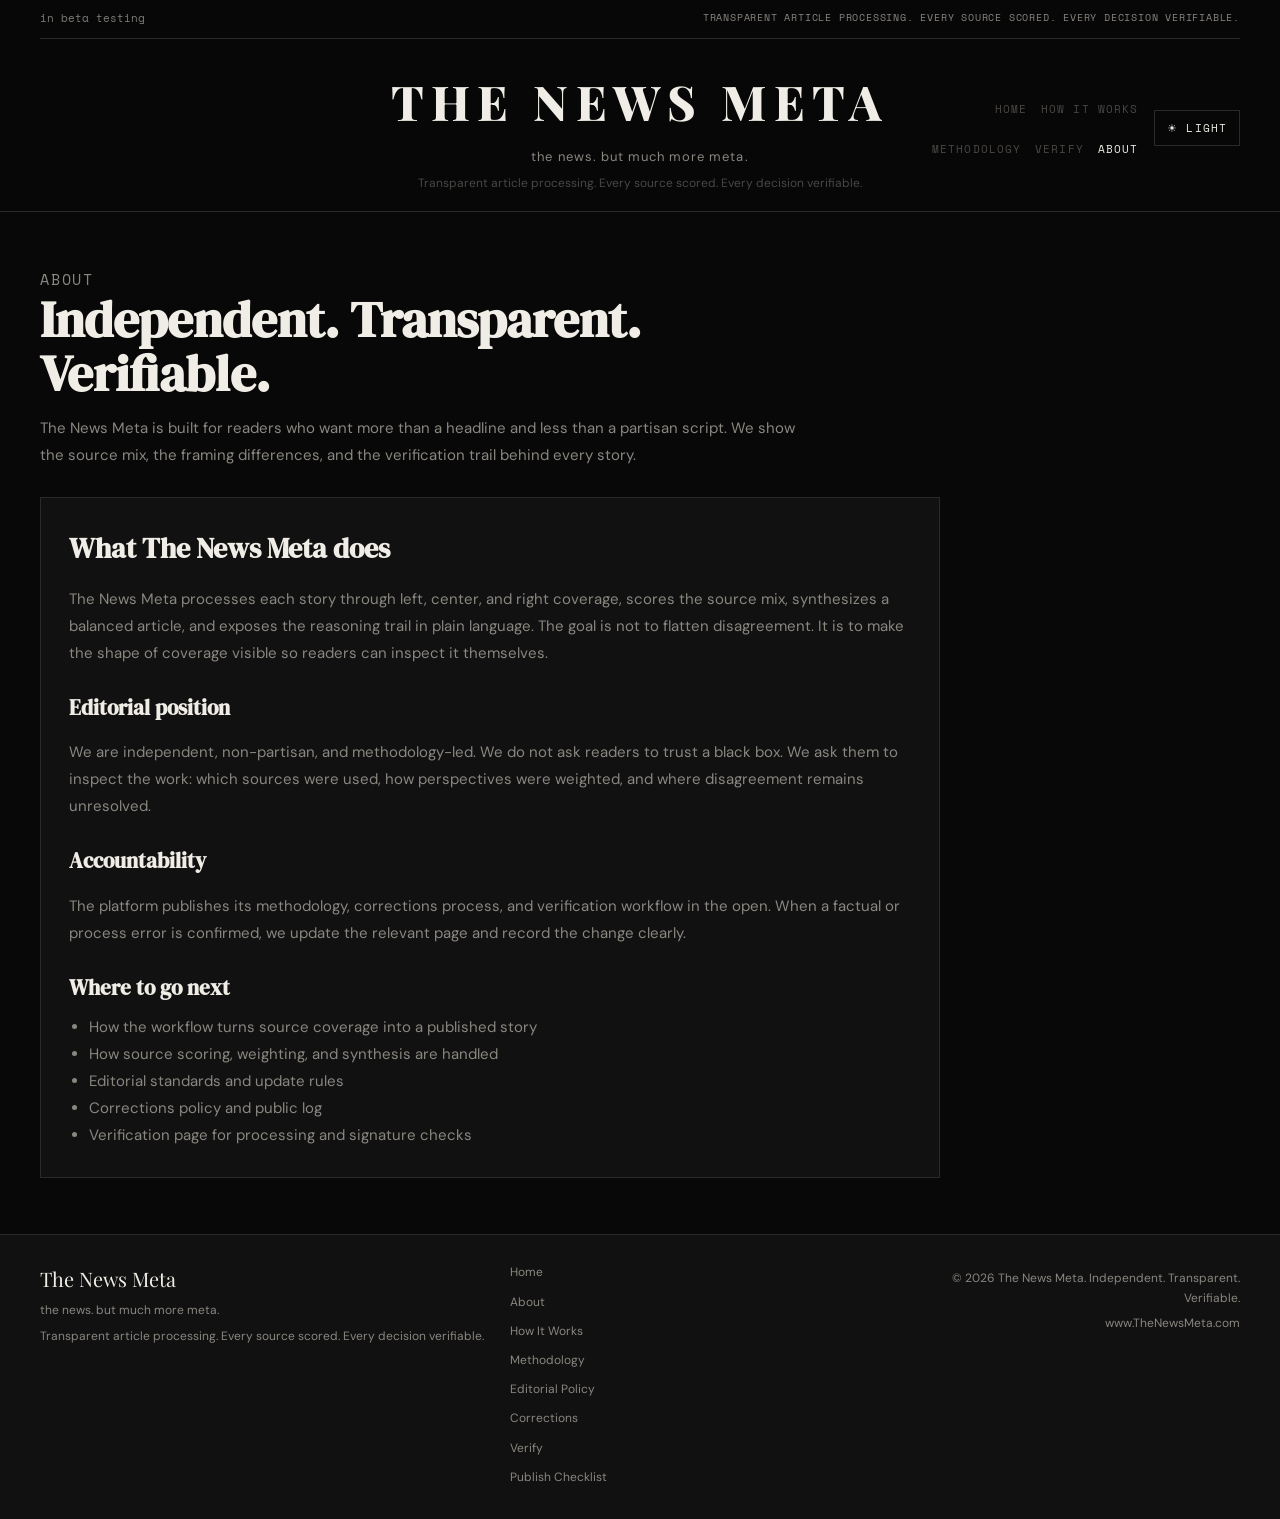
<file: about.html>
<!DOCTYPE html>
<html lang="en" data-theme="dark">
<head>
  <meta charset="UTF-8">
  <meta name="viewport" content="width=device-width, initial-scale=1.0">
  <title>About The News Meta — Independent. Transparent. Verifiable.</title>
  <meta name="description" content="About The News Meta: an independent news platform that scores left, center, and right coverage, synthesizes balanced reporting, and publishes transparent processing files readers can verify.">
  <meta name="keywords" content="unbiased news 2026, non partisan news, independent news, AI processed news, centrist news, left right center news comparison, news transparency, verified news sources, news bias checker, future of news, crypto verified news, open methodology news, news scoring system, non mainstream media, news analysis, source comparison news, balanced news, news verification, agent processed news, meta news">
  <meta name="robots" content="index, follow">
  <meta name="author" content="The News Meta">
  <meta name="theme-color" content="#0a0a0a">
  <meta name="color-scheme" content="dark light">
  <link rel="canonical" href="https://www.thenewsmeta.com/about">
  <meta property="og:type" content="website">
  <meta property="og:url" content="https://www.thenewsmeta.com/about">
  <meta property="og:title" content="About The News Meta — Independent. Transparent. Verifiable.">
  <meta property="og:description" content="Learn how The News Meta approaches source scoring, accountability, and verifiable publishing.">
  <meta property="og:image" content="https://www.thenewsmeta.com/og-image.jpg">
  <meta property="og:site_name" content="The News Meta">
  <meta property="og:locale" content="en_GB">
  <meta name="twitter:card" content="summary_large_image">
  <meta name="twitter:site" content="@thenewsmeta">
  <meta name="twitter:title" content="About The News Meta">
  <meta name="twitter:description" content="the news. but much more meta. Transparent. Scored. Verifiable.">
  <meta name="twitter:image" content="https://www.thenewsmeta.com/og-image.jpg">
  <link rel="preconnect" href="https://fonts.googleapis.com">
  <link rel="preconnect" href="https://fonts.gstatic.com" crossorigin>
  <link rel="stylesheet" href="https://fonts.googleapis.com/css2?family=Playfair+Display:wght@700;800;900&family=DM+Serif+Display:opsz@40..64&family=DM+Sans:wght@400;500;700&family=Space+Mono:wght@400;700&display=swap">
  <link rel="stylesheet" href="style.css">
</head>
<body class="content-page">
  <a href="#main-content" class="skip-link">Skip to content</a>
  <header class="header" id="siteHeader" role="banner">
    <div class="top-strip">
      <span class="beta-flag" aria-label="beta testing">in beta testing</span>
      <span class="top-strip-copy">Transparent article processing. Every source scored. Every decision verifiable.</span>
    </div>
    <div class="masthead">
      <div class="masthead-side masthead-left"></div>
      <div class="brand-lockup">
        <a href="index.html" class="wordmark" aria-label="The News Meta home">THE NEWS META</a>
        <p class="brand-tagline">the news. but much more meta.</p>
        <p class="brand-subtagline">Transparent article processing. Every source scored. Every decision verifiable.</p>
      </div>
      <div class="masthead-side masthead-right">
        <nav aria-label="Primary">
          <ul class="nav">
            <li><a href="index.html">Home</a></li>
            <li><a href="how-it-works.html">How It Works</a></li>
            <li><a href="methodology.html">Methodology</a></li>
            <li><a href="verify.html">Verify</a></li>
            <li><a href="about.html" class="active" aria-current="page">About</a></li>
          </ul>
        </nav>
        <button class="theme-toggle" id="themeToggle" aria-label="Toggle theme" type="button">☀ Light</button>
      </div>
    </div>
  </header>

  <main class="main" id="main-content">
    <section class="page-hero">
      <p class="page-kicker">About</p>
      <h1>Independent. Transparent. Verifiable.</h1>
      <p>The News Meta is built for readers who want more than a headline and less than a partisan script. We show the source mix, the framing differences, and the verification trail behind every story.</p>
    </section>

    <section class="content-shell">
      <article class="content-panel">
        <h2>What The News Meta does</h2>
        <p>The News Meta processes each story through left, center, and right coverage, scores the source mix, synthesizes a balanced article, and exposes the reasoning trail in plain language. The goal is not to flatten disagreement. It is to make the shape of coverage visible so readers can inspect it themselves.</p>

        <h3>Editorial position</h3>
        <p>We are independent, non-partisan, and methodology-led. We do not ask readers to trust a black box. We ask them to inspect the work: which sources were used, how perspectives were weighted, and where disagreement remains unresolved.</p>

        <h3>Accountability</h3>
        <p>The platform publishes its methodology, corrections process, and verification workflow in the open. When a factual or process error is confirmed, we update the relevant page and record the change clearly.</p>

        <h3>Where to go next</h3>
        <ul class="content-list">
          <li><a href="how-it-works.html">How the workflow turns source coverage into a published story</a></li>
          <li><a href="methodology.html">How source scoring, weighting, and synthesis are handled</a></li>
          <li><a href="editorial-policy.html">Editorial standards and update rules</a></li>
          <li><a href="corrections.html">Corrections policy and public log</a></li>
          <li><a href="verify.html">Verification page for processing and signature checks</a></li>
        </ul>
      </article>
    </section>
  </main>

  <footer class="footer" role="contentinfo">
    <div class="footer-grid">
      <div class="footer-brand">
        <p class="footer-wordmark">The News Meta</p>
        <p class="footer-tagline">the news. but much more meta.</p>
        <p class="footer-copy">Transparent article processing. Every source scored. Every decision verifiable.</p>
      </div>
      <nav class="footer-links" aria-label="Trust and policy links">
        <a href="index.html">Home</a>
        <a href="about.html">About</a>
        <a href="how-it-works.html">How It Works</a>
        <a href="methodology.html">Methodology</a>
        <a href="editorial-policy.html">Editorial Policy</a>
        <a href="corrections.html">Corrections</a>
        <a href="verify.html">Verify</a>
        <a href="publish-checklist.html">Publish Checklist</a>
      </nav>
      <div class="footer-legal">
        <p>© 2026 The News Meta. Independent. Transparent. Verifiable.</p>
        <p>www.TheNewsMeta.com</p>
      </div>
    </div>
  </footer>

  <script src="app.js"></script>
</body>
</html>
</file>
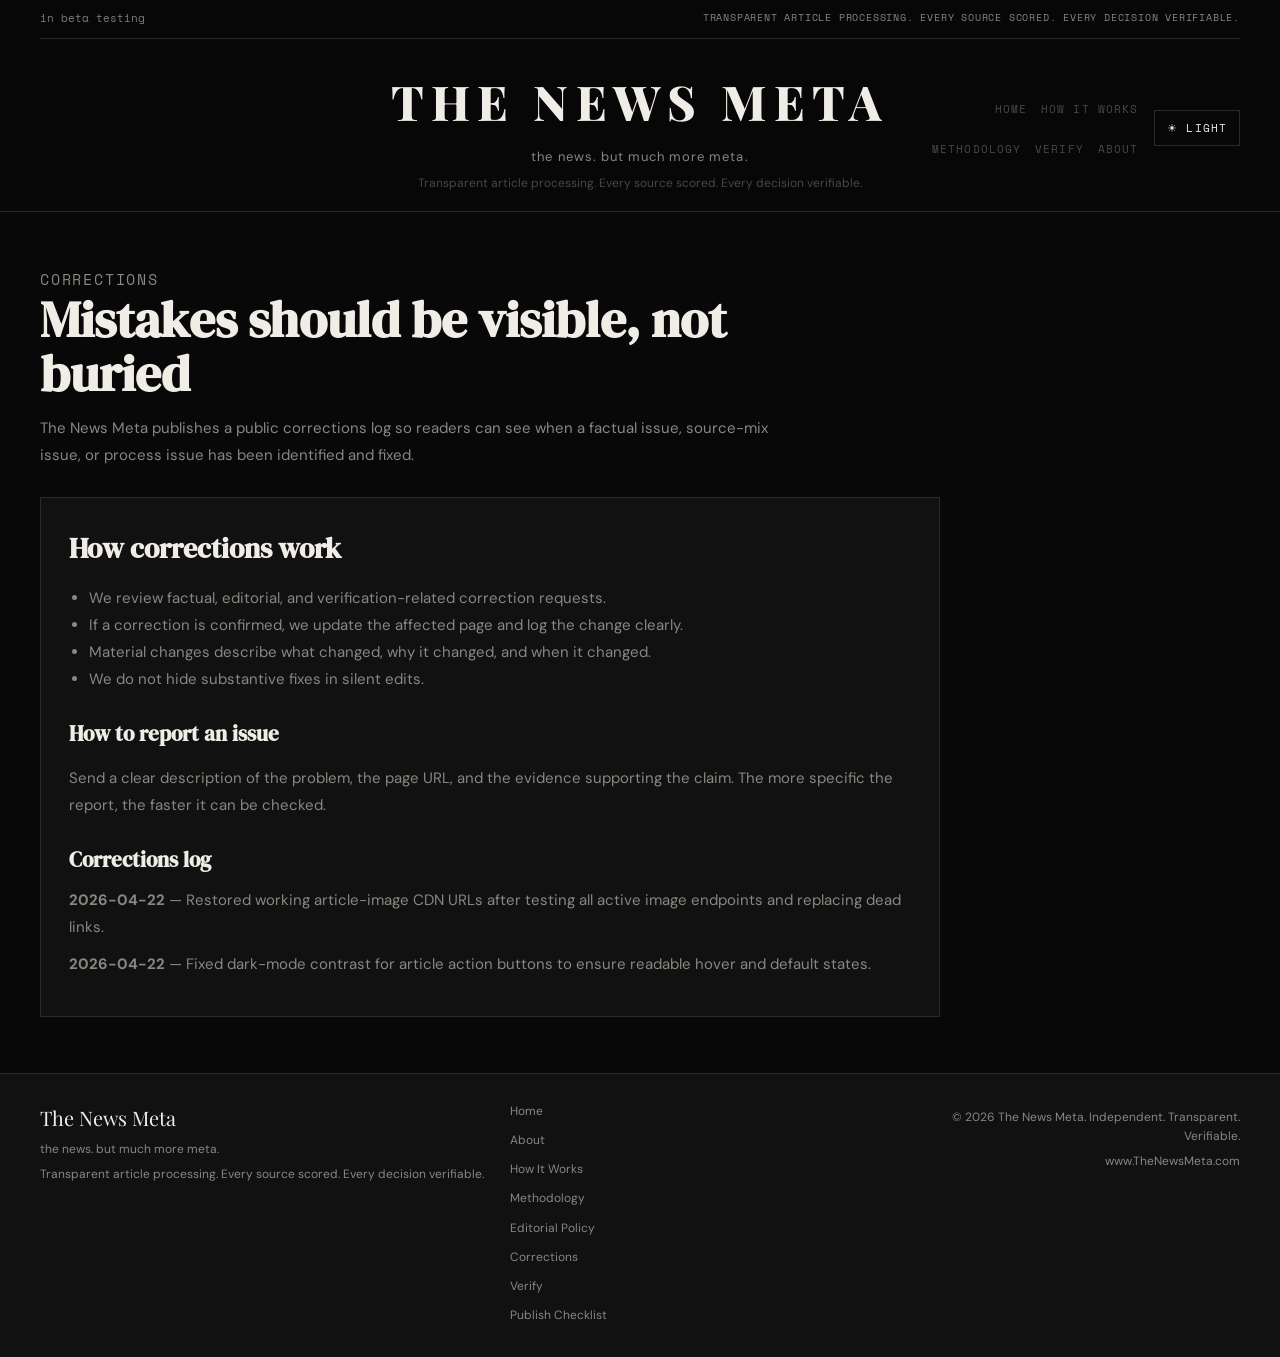
<file: corrections.html>
<!DOCTYPE html>
<html lang="en" data-theme="dark">
<head>
  <meta charset="UTF-8">
  <meta name="viewport" content="width=device-width, initial-scale=1.0">
  <title>Corrections — Public Change Log and Error Policy | The News Meta</title>
  <meta name="description" content="The News Meta corrections policy explains how errors are reported, reviewed, and published, with a visible public log of reader-facing fixes.">
  <meta name="keywords" content="unbiased news 2026, non partisan news, independent news, AI processed news, centrist news, left right center news comparison, news transparency, verified news sources, news bias checker, future of news, crypto verified news, open methodology news, news scoring system, non mainstream media, news analysis, source comparison news, balanced news, news verification, agent processed news, meta news">
  <meta name="robots" content="index, follow">
  <meta name="author" content="The News Meta">
  <meta name="theme-color" content="#0a0a0a">
  <meta name="color-scheme" content="dark light">
  <link rel="canonical" href="https://www.thenewsmeta.com/corrections">
  <meta property="og:type" content="website">
  <meta property="og:url" content="https://www.thenewsmeta.com/corrections">
  <meta property="og:title" content="Corrections | The News Meta">
  <meta property="og:description" content="See how The News Meta handles factual corrections and process changes in public.">
  <meta property="og:image" content="https://www.thenewsmeta.com/og-image.jpg">
  <meta property="og:site_name" content="The News Meta">
  <meta property="og:locale" content="en_GB">
  <meta name="twitter:card" content="summary_large_image">
  <meta name="twitter:site" content="@thenewsmeta">
  <meta name="twitter:title" content="Corrections | The News Meta">
  <meta name="twitter:description" content="the news. but much more meta. Transparent. Scored. Verifiable.">
  <meta name="twitter:image" content="https://www.thenewsmeta.com/og-image.jpg">
  <link rel="preconnect" href="https://fonts.googleapis.com">
  <link rel="preconnect" href="https://fonts.gstatic.com" crossorigin>
  <link rel="stylesheet" href="https://fonts.googleapis.com/css2?family=Playfair+Display:wght@700;800;900&family=DM+Serif+Display:opsz@40..64&family=DM+Sans:wght@400;500;700&family=Space+Mono:wght@400;700&display=swap">
  <link rel="stylesheet" href="style.css">
</head>
<body class="content-page">
  <a href="#main-content" class="skip-link">Skip to content</a>
  <header class="header" id="siteHeader" role="banner">
    <div class="top-strip">
      <span class="beta-flag" aria-label="beta testing">in beta testing</span>
      <span class="top-strip-copy">Transparent article processing. Every source scored. Every decision verifiable.</span>
    </div>
    <div class="masthead">
      <div class="masthead-side masthead-left"></div>
      <div class="brand-lockup">
        <a href="index.html" class="wordmark" aria-label="The News Meta home">THE NEWS META</a>
        <p class="brand-tagline">the news. but much more meta.</p>
        <p class="brand-subtagline">Transparent article processing. Every source scored. Every decision verifiable.</p>
      </div>
      <div class="masthead-side masthead-right">
        <nav aria-label="Primary">
          <ul class="nav">
            <li><a href="index.html">Home</a></li>
            <li><a href="how-it-works.html">How It Works</a></li>
            <li><a href="methodology.html">Methodology</a></li>
            <li><a href="verify.html">Verify</a></li>
            <li><a href="about.html">About</a></li>
          </ul>
        </nav>
        <button class="theme-toggle" id="themeToggle" aria-label="Toggle theme" type="button">☀ Light</button>
      </div>
    </div>
  </header>

  <main class="main" id="main-content">
    <section class="page-hero">
      <p class="page-kicker">Corrections</p>
      <h1>Mistakes should be visible, not buried</h1>
      <p>The News Meta publishes a public corrections log so readers can see when a factual issue, source-mix issue, or process issue has been identified and fixed.</p>
    </section>

    <section class="content-shell">
      <article class="content-panel">
        <h2>How corrections work</h2>
        <ul class="content-list">
          <li>We review factual, editorial, and verification-related correction requests.</li>
          <li>If a correction is confirmed, we update the affected page and log the change clearly.</li>
          <li>Material changes describe what changed, why it changed, and when it changed.</li>
          <li>We do not hide substantive fixes in silent edits.</li>
        </ul>

        <h3>How to report an issue</h3>
        <p>Send a clear description of the problem, the page URL, and the evidence supporting the claim. The more specific the report, the faster it can be checked.</p>

        <h3>Corrections log</h3>
        <div class="content-log">
          <p><strong>2026-04-22</strong> — Restored working article-image CDN URLs after testing all active image endpoints and replacing dead links.</p>
          <p><strong>2026-04-22</strong> — Fixed dark-mode contrast for article action buttons to ensure readable hover and default states.</p>
        </div>
      </article>
    </section>
  </main>

  <footer class="footer" role="contentinfo">
    <div class="footer-grid">
      <div class="footer-brand">
        <p class="footer-wordmark">The News Meta</p>
        <p class="footer-tagline">the news. but much more meta.</p>
        <p class="footer-copy">Transparent article processing. Every source scored. Every decision verifiable.</p>
      </div>
      <nav class="footer-links" aria-label="Trust and policy links">
        <a href="index.html">Home</a>
        <a href="about.html">About</a>
        <a href="how-it-works.html">How It Works</a>
        <a href="methodology.html">Methodology</a>
        <a href="editorial-policy.html">Editorial Policy</a>
        <a href="corrections.html">Corrections</a>
        <a href="verify.html">Verify</a>
        <a href="publish-checklist.html">Publish Checklist</a>
      </nav>
      <div class="footer-legal">
        <p>© 2026 The News Meta. Independent. Transparent. Verifiable.</p>
        <p>www.TheNewsMeta.com</p>
      </div>
    </div>
  </footer>

  <script src="app.js"></script>
</body>
</html>
</file>
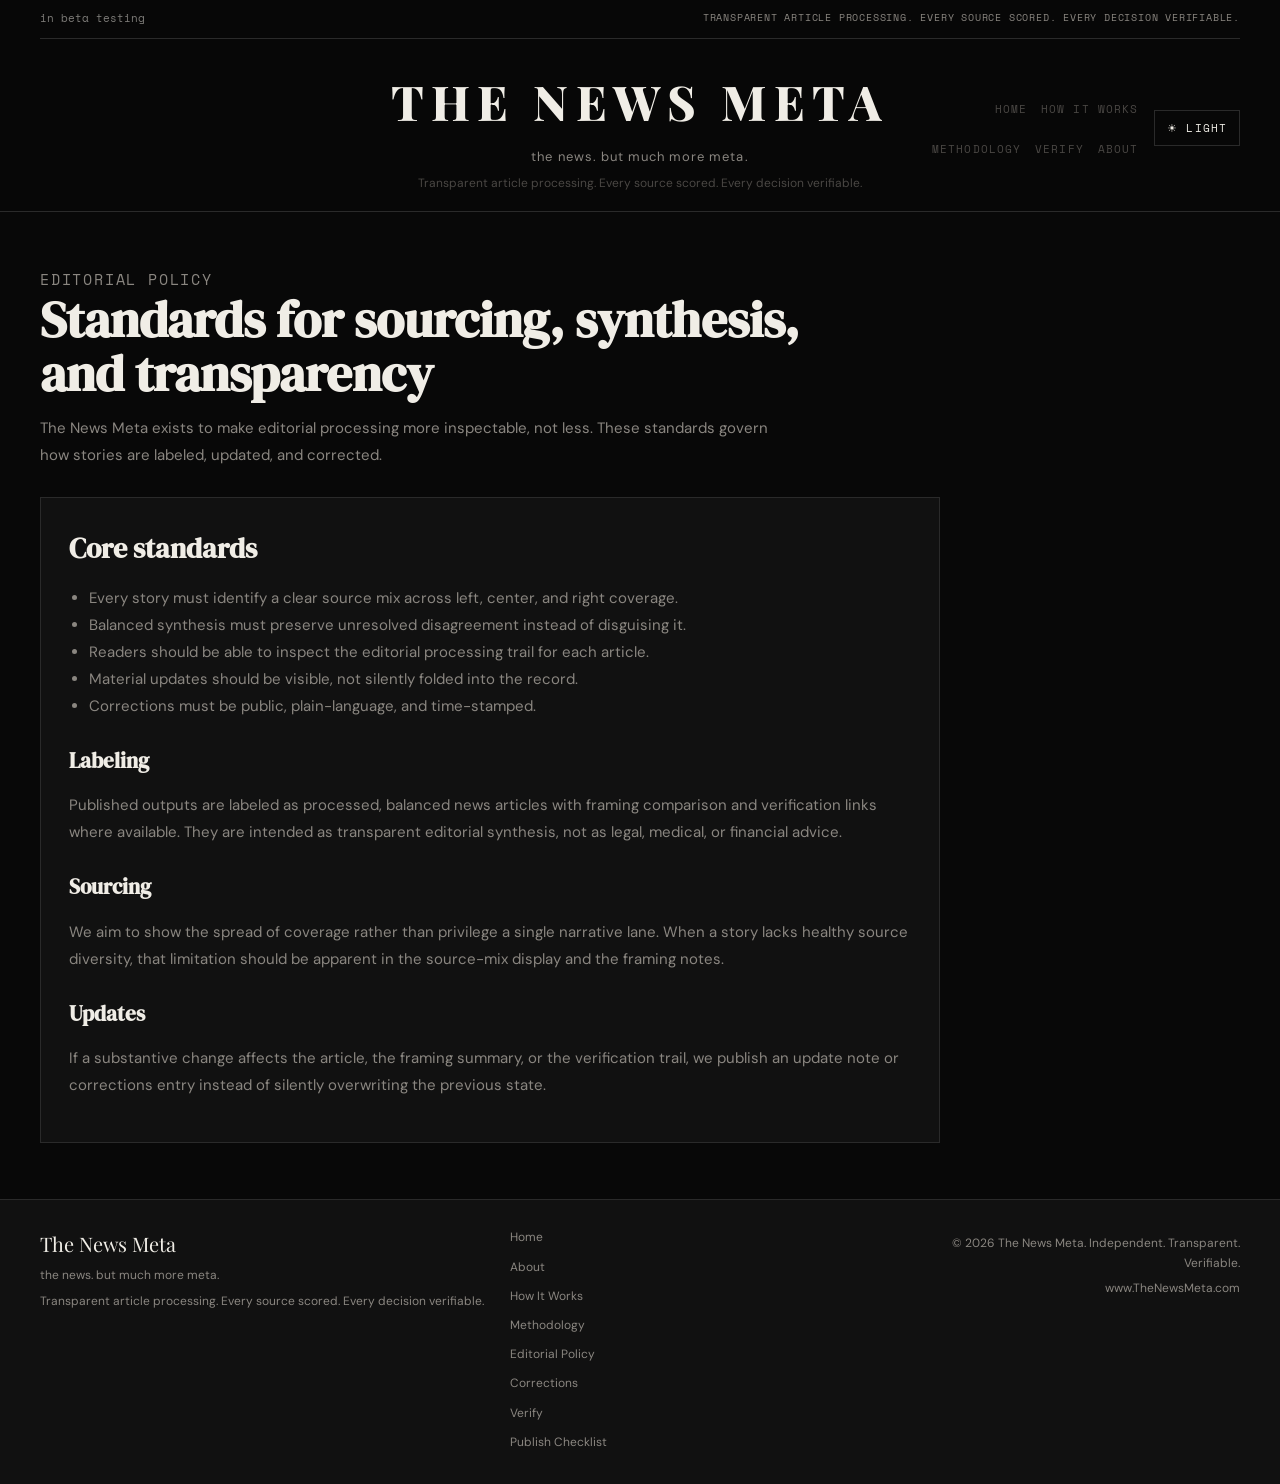
<file: editorial-policy.html>
<!DOCTYPE html>
<html lang="en" data-theme="dark">
<head>
  <meta charset="UTF-8">
  <meta name="viewport" content="width=device-width, initial-scale=1.0">
  <title>Editorial Policy — Standards, Labeling, and Transparency | The News Meta</title>
  <meta name="description" content="The News Meta editorial policy covers source labeling, synthesis standards, update practices, and the transparency rules that govern every published story.">
  <meta name="keywords" content="unbiased news 2026, non partisan news, independent news, AI processed news, centrist news, left right center news comparison, news transparency, verified news sources, news bias checker, future of news, crypto verified news, open methodology news, news scoring system, non mainstream media, news analysis, source comparison news, balanced news, news verification, agent processed news, meta news">
  <meta name="robots" content="index, follow">
  <meta name="author" content="The News Meta">
  <meta name="theme-color" content="#0a0a0a">
  <meta name="color-scheme" content="dark light">
  <link rel="canonical" href="https://www.thenewsmeta.com/editorial-policy">
  <meta property="og:type" content="website">
  <meta property="og:url" content="https://www.thenewsmeta.com/editorial-policy">
  <meta property="og:title" content="Editorial Policy | The News Meta">
  <meta property="og:description" content="Read the sourcing, labeling, and corrections standards behind The News Meta.">
  <meta property="og:image" content="https://www.thenewsmeta.com/og-image.jpg">
  <meta property="og:site_name" content="The News Meta">
  <meta property="og:locale" content="en_GB">
  <meta name="twitter:card" content="summary_large_image">
  <meta name="twitter:site" content="@thenewsmeta">
  <meta name="twitter:title" content="Editorial Policy | The News Meta">
  <meta name="twitter:description" content="the news. but much more meta. Transparent. Scored. Verifiable.">
  <meta name="twitter:image" content="https://www.thenewsmeta.com/og-image.jpg">
  <link rel="preconnect" href="https://fonts.googleapis.com">
  <link rel="preconnect" href="https://fonts.gstatic.com" crossorigin>
  <link rel="stylesheet" href="https://fonts.googleapis.com/css2?family=Playfair+Display:wght@700;800;900&family=DM+Serif+Display:opsz@40..64&family=DM+Sans:wght@400;500;700&family=Space+Mono:wght@400;700&display=swap">
  <link rel="stylesheet" href="style.css">
</head>
<body class="content-page">
  <a href="#main-content" class="skip-link">Skip to content</a>
  <header class="header" id="siteHeader" role="banner">
    <div class="top-strip">
      <span class="beta-flag" aria-label="beta testing">in beta testing</span>
      <span class="top-strip-copy">Transparent article processing. Every source scored. Every decision verifiable.</span>
    </div>
    <div class="masthead">
      <div class="masthead-side masthead-left"></div>
      <div class="brand-lockup">
        <a href="index.html" class="wordmark" aria-label="The News Meta home">THE NEWS META</a>
        <p class="brand-tagline">the news. but much more meta.</p>
        <p class="brand-subtagline">Transparent article processing. Every source scored. Every decision verifiable.</p>
      </div>
      <div class="masthead-side masthead-right">
        <nav aria-label="Primary">
          <ul class="nav">
            <li><a href="index.html">Home</a></li>
            <li><a href="how-it-works.html">How It Works</a></li>
            <li><a href="methodology.html">Methodology</a></li>
            <li><a href="verify.html">Verify</a></li>
            <li><a href="about.html">About</a></li>
          </ul>
        </nav>
        <button class="theme-toggle" id="themeToggle" aria-label="Toggle theme" type="button">☀ Light</button>
      </div>
    </div>
  </header>

  <main class="main" id="main-content">
    <section class="page-hero">
      <p class="page-kicker">Editorial Policy</p>
      <h1>Standards for sourcing, synthesis, and transparency</h1>
      <p>The News Meta exists to make editorial processing more inspectable, not less. These standards govern how stories are labeled, updated, and corrected.</p>
    </section>

    <section class="content-shell">
      <article class="content-panel">
        <h2>Core standards</h2>
        <ul class="content-list">
          <li>Every story must identify a clear source mix across left, center, and right coverage.</li>
          <li>Balanced synthesis must preserve unresolved disagreement instead of disguising it.</li>
          <li>Readers should be able to inspect the editorial processing trail for each article.</li>
          <li>Material updates should be visible, not silently folded into the record.</li>
          <li>Corrections must be public, plain-language, and time-stamped.</li>
        </ul>

        <h3>Labeling</h3>
        <p>Published outputs are labeled as processed, balanced news articles with framing comparison and verification links where available. They are intended as transparent editorial synthesis, not as legal, medical, or financial advice.</p>

        <h3>Sourcing</h3>
        <p>We aim to show the spread of coverage rather than privilege a single narrative lane. When a story lacks healthy source diversity, that limitation should be apparent in the source-mix display and the framing notes.</p>

        <h3>Updates</h3>
        <p>If a substantive change affects the article, the framing summary, or the verification trail, we publish an update note or corrections entry instead of silently overwriting the previous state.</p>
      </article>
    </section>
  </main>

  <footer class="footer" role="contentinfo">
    <div class="footer-grid">
      <div class="footer-brand">
        <p class="footer-wordmark">The News Meta</p>
        <p class="footer-tagline">the news. but much more meta.</p>
        <p class="footer-copy">Transparent article processing. Every source scored. Every decision verifiable.</p>
      </div>
      <nav class="footer-links" aria-label="Trust and policy links">
        <a href="index.html">Home</a>
        <a href="about.html">About</a>
        <a href="how-it-works.html">How It Works</a>
        <a href="methodology.html">Methodology</a>
        <a href="editorial-policy.html">Editorial Policy</a>
        <a href="corrections.html">Corrections</a>
        <a href="verify.html">Verify</a>
        <a href="publish-checklist.html">Publish Checklist</a>
      </nav>
      <div class="footer-legal">
        <p>© 2026 The News Meta. Independent. Transparent. Verifiable.</p>
        <p>www.TheNewsMeta.com</p>
      </div>
    </div>
  </footer>

  <script src="app.js"></script>
</body>
</html>
</file>
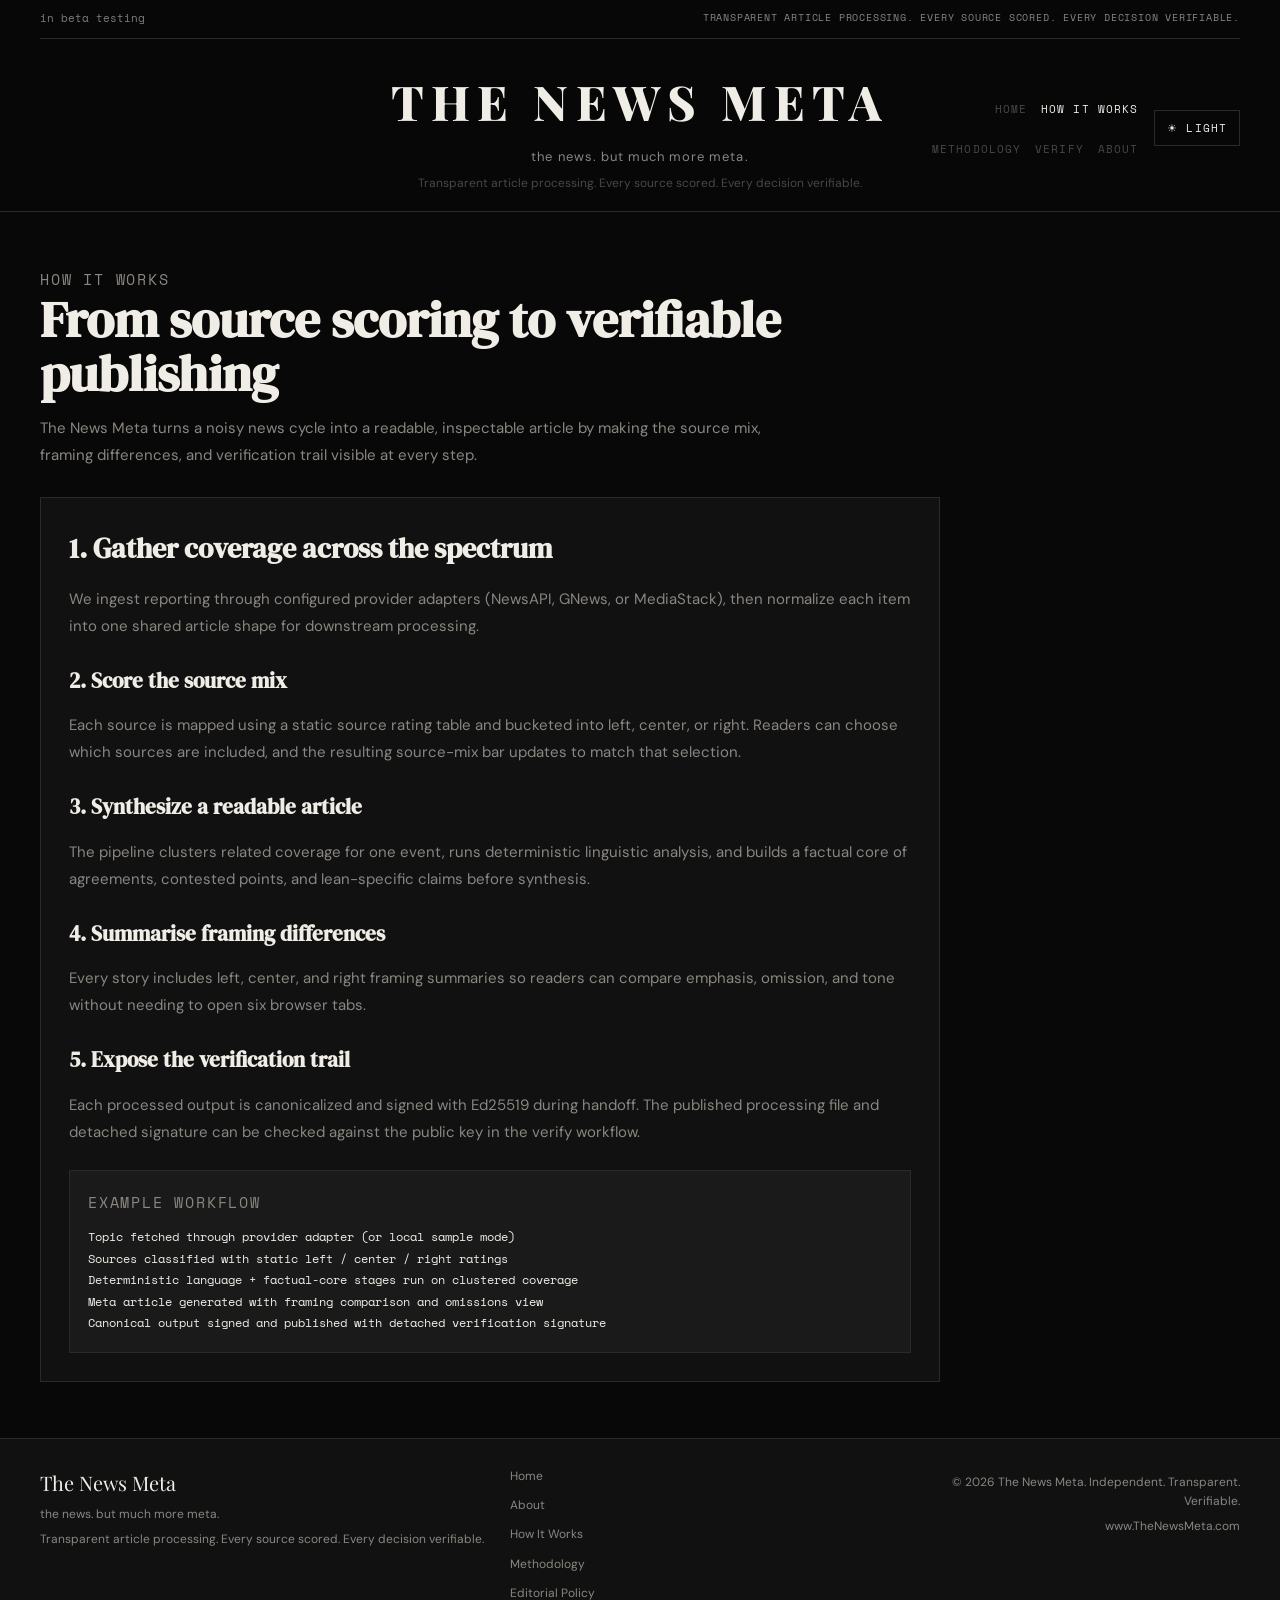
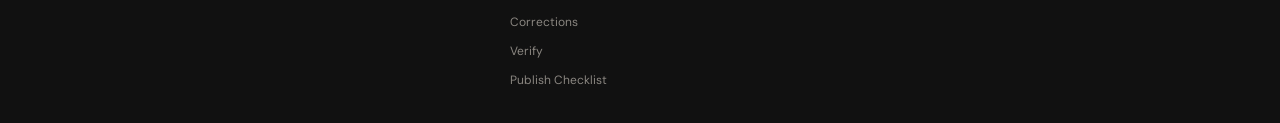
<file: how-it-works.html>
<!DOCTYPE html>
<html lang="en" data-theme="dark">
<head>
  <meta charset="UTF-8">
  <meta name="viewport" content="width=device-width, initial-scale=1.0">
  <title>How The News Meta Works — From Source Scoring to Verifiable Publishing</title>
  <meta name="description" content="How The News Meta works: every story is collected across left, center, and right sources, scored, synthesized into a balanced article, and paired with a transparent verification trail.">
  <meta name="keywords" content="unbiased news 2026, non partisan news, independent news, AI processed news, centrist news, left right center news comparison, news transparency, verified news sources, news bias checker, future of news, crypto verified news, open methodology news, news scoring system, non mainstream media, news analysis, source comparison news, balanced news, news verification, agent processed news, meta news">
  <meta name="robots" content="index, follow">
  <meta name="author" content="The News Meta">
  <meta name="theme-color" content="#0a0a0a">
  <meta name="color-scheme" content="dark light">
  <link rel="canonical" href="https://www.thenewsmeta.com/how-it-works">
  <meta property="og:type" content="website">
  <meta property="og:url" content="https://www.thenewsmeta.com/how-it-works">
  <meta property="og:title" content="How The News Meta Works — From Source Scoring to Verifiable Publishing">
  <meta property="og:description" content="Follow the workflow from source scoring to synthesis and public verification.">
  <meta property="og:image" content="https://www.thenewsmeta.com/og-image.jpg">
  <meta property="og:site_name" content="The News Meta">
  <meta property="og:locale" content="en_GB">
  <meta name="twitter:card" content="summary_large_image">
  <meta name="twitter:site" content="@thenewsmeta">
  <meta name="twitter:title" content="How The News Meta Works">
  <meta name="twitter:description" content="the news. but much more meta. Transparent. Scored. Verifiable.">
  <meta name="twitter:image" content="https://www.thenewsmeta.com/og-image.jpg">
  <link rel="preconnect" href="https://fonts.googleapis.com">
  <link rel="preconnect" href="https://fonts.gstatic.com" crossorigin>
  <link rel="stylesheet" href="https://fonts.googleapis.com/css2?family=Playfair+Display:wght@700;800;900&family=DM+Serif+Display:opsz@40..64&family=DM+Sans:wght@400;500;700&family=Space+Mono:wght@400;700&display=swap">
  <link rel="stylesheet" href="style.css">
</head>
<body class="content-page">
  <a href="#main-content" class="skip-link">Skip to content</a>
  <header class="header" id="siteHeader" role="banner">
    <div class="top-strip">
      <span class="beta-flag" aria-label="beta testing">in beta testing</span>
      <span class="top-strip-copy">Transparent article processing. Every source scored. Every decision verifiable.</span>
    </div>
    <div class="masthead">
      <div class="masthead-side masthead-left"></div>
      <div class="brand-lockup">
        <a href="index.html" class="wordmark" aria-label="The News Meta home">THE NEWS META</a>
        <p class="brand-tagline">the news. but much more meta.</p>
        <p class="brand-subtagline">Transparent article processing. Every source scored. Every decision verifiable.</p>
      </div>
      <div class="masthead-side masthead-right">
        <nav aria-label="Primary">
          <ul class="nav">
            <li><a href="index.html">Home</a></li>
            <li><a href="how-it-works.html" class="active" aria-current="page">How It Works</a></li>
            <li><a href="methodology.html">Methodology</a></li>
            <li><a href="verify.html">Verify</a></li>
            <li><a href="about.html">About</a></li>
          </ul>
        </nav>
        <button class="theme-toggle" id="themeToggle" aria-label="Toggle theme" type="button">☀ Light</button>
      </div>
    </div>
  </header>

  <main class="main" id="main-content">
    <section class="page-hero">
      <p class="page-kicker">How It Works</p>
      <h1>From source scoring to verifiable publishing</h1>
      <p>The News Meta turns a noisy news cycle into a readable, inspectable article by making the source mix, framing differences, and verification trail visible at every step.</p>
    </section>

    <section class="content-shell">
      <article class="content-panel">
        <h2>1. Gather coverage across the spectrum</h2>
        <p>We ingest reporting through configured provider adapters (NewsAPI, GNews, or MediaStack), then normalize each item into one shared article shape for downstream processing.</p>

        <h3>2. Score the source mix</h3>
        <p>Each source is mapped using a static source rating table and bucketed into left, center, or right. Readers can choose which sources are included, and the resulting source-mix bar updates to match that selection.</p>

        <h3>3. Synthesize a readable article</h3>
        <p>The pipeline clusters related coverage for one event, runs deterministic linguistic analysis, and builds a factual core of agreements, contested points, and lean-specific claims before synthesis.</p>

        <h3>4. Summarise framing differences</h3>
        <p>Every story includes left, center, and right framing summaries so readers can compare emphasis, omission, and tone without needing to open six browser tabs.</p>

        <h3>5. Expose the verification trail</h3>
        <p>Each processed output is canonicalized and signed with Ed25519 during handoff. The published processing file and detached signature can be checked against the public key in the verify workflow.</p>

        <div class="content-callout">
          <p class="content-callout-label">Example workflow</p>
          <pre>Topic fetched through provider adapter (or local sample mode)
Sources classified with static left / center / right ratings
Deterministic language + factual-core stages run on clustered coverage
Meta article generated with framing comparison and omissions view
Canonical output signed and published with detached verification signature</pre>
        </div>
      </article>
    </section>
  </main>

  <footer class="footer" role="contentinfo">
    <div class="footer-grid">
      <div class="footer-brand">
        <p class="footer-wordmark">The News Meta</p>
        <p class="footer-tagline">the news. but much more meta.</p>
        <p class="footer-copy">Transparent article processing. Every source scored. Every decision verifiable.</p>
      </div>
      <nav class="footer-links" aria-label="Trust and policy links">
        <a href="index.html">Home</a>
        <a href="about.html">About</a>
        <a href="how-it-works.html">How It Works</a>
        <a href="methodology.html">Methodology</a>
        <a href="editorial-policy.html">Editorial Policy</a>
        <a href="corrections.html">Corrections</a>
        <a href="verify.html">Verify</a>
        <a href="publish-checklist.html">Publish Checklist</a>
      </nav>
      <div class="footer-legal">
        <p>© 2026 The News Meta. Independent. Transparent. Verifiable.</p>
        <p>www.TheNewsMeta.com</p>
      </div>
    </div>
  </footer>

  <script src="app.js"></script>
</body>
</html>
</file>
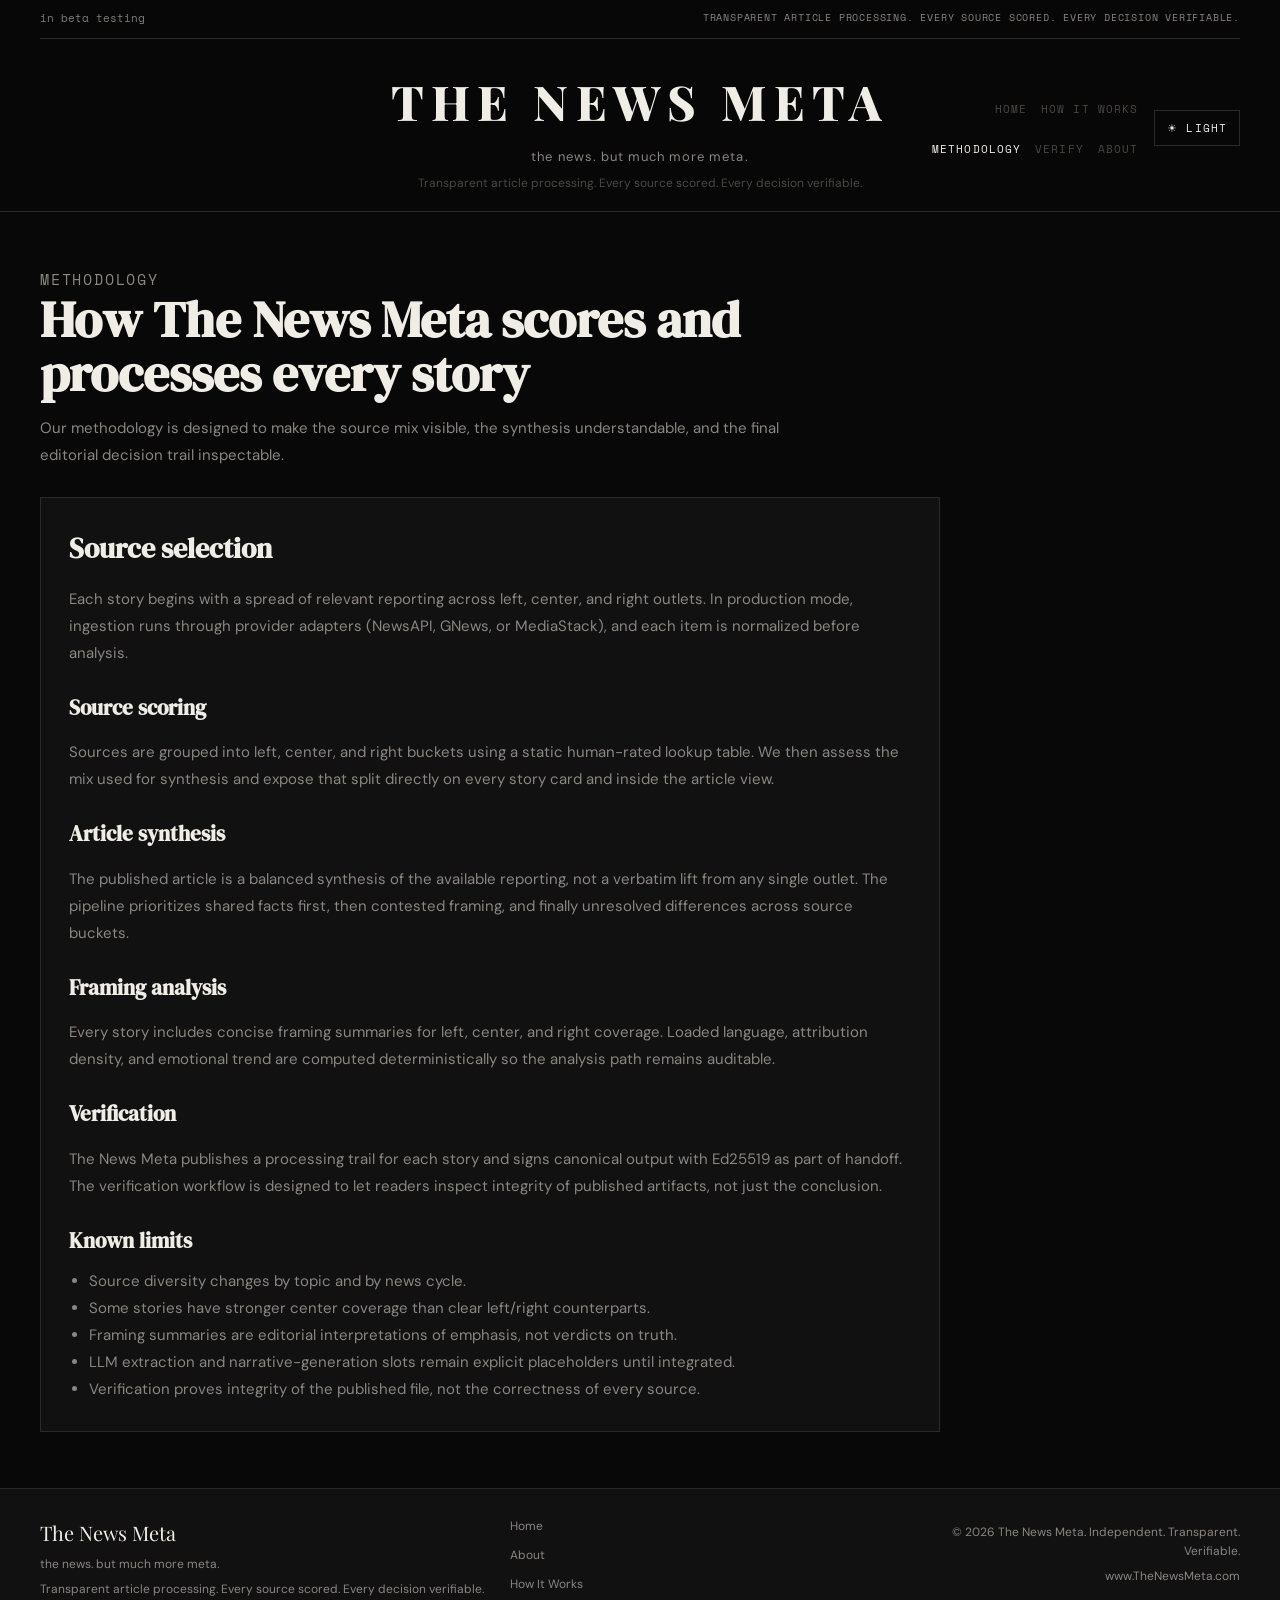
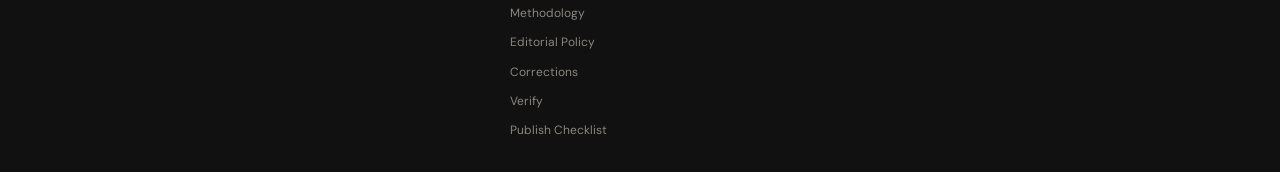
<file: methodology.html>
<!DOCTYPE html>
<html lang="en" data-theme="dark">
<head>
  <meta charset="UTF-8">
  <meta name="viewport" content="width=device-width, initial-scale=1.0">
  <title>Our Methodology — How The News Meta Scores and Processes Every Story</title>
  <meta name="description" content="Our Methodology explains how The News Meta selects sources, scores left, center, and right coverage, synthesizes a balanced article, and exposes each processing decision for verification.">
  <meta name="keywords" content="unbiased news 2026, non partisan news, independent news, AI processed news, centrist news, left right center news comparison, news transparency, verified news sources, news bias checker, future of news, crypto verified news, open methodology news, news scoring system, non mainstream media, news analysis, source comparison news, balanced news, news verification, agent processed news, meta news">
  <meta name="robots" content="index, follow">
  <meta name="author" content="The News Meta">
  <meta name="theme-color" content="#0a0a0a">
  <meta name="color-scheme" content="dark light">
  <link rel="canonical" href="https://www.thenewsmeta.com/methodology">
  <meta property="og:type" content="website">
  <meta property="og:url" content="https://www.thenewsmeta.com/methodology">
  <meta property="og:title" content="Our Methodology — How The News Meta Scores and Processes Every Story">
  <meta property="og:description" content="See how The News Meta weighs sources, compares framing, and publishes verifiable editorial processing trails.">
  <meta property="og:image" content="https://www.thenewsmeta.com/og-image.jpg">
  <meta property="og:site_name" content="The News Meta">
  <meta property="og:locale" content="en_GB">
  <meta name="twitter:card" content="summary_large_image">
  <meta name="twitter:site" content="@thenewsmeta">
  <meta name="twitter:title" content="Our Methodology | The News Meta">
  <meta name="twitter:description" content="the news. but much more meta. Transparent. Scored. Verifiable.">
  <meta name="twitter:image" content="https://www.thenewsmeta.com/og-image.jpg">
  <link rel="preconnect" href="https://fonts.googleapis.com">
  <link rel="preconnect" href="https://fonts.gstatic.com" crossorigin>
  <link rel="stylesheet" href="https://fonts.googleapis.com/css2?family=Playfair+Display:wght@700;800;900&family=DM+Serif+Display:opsz@40..64&family=DM+Sans:wght@400;500;700&family=Space+Mono:wght@400;700&display=swap">
  <link rel="stylesheet" href="style.css">
</head>
<body class="content-page">
  <a href="#main-content" class="skip-link">Skip to content</a>
  <header class="header" id="siteHeader" role="banner">
    <div class="top-strip">
      <span class="beta-flag" aria-label="beta testing">in beta testing</span>
      <span class="top-strip-copy">Transparent article processing. Every source scored. Every decision verifiable.</span>
    </div>
    <div class="masthead">
      <div class="masthead-side masthead-left"></div>
      <div class="brand-lockup">
        <a href="index.html" class="wordmark" aria-label="The News Meta home">THE NEWS META</a>
        <p class="brand-tagline">the news. but much more meta.</p>
        <p class="brand-subtagline">Transparent article processing. Every source scored. Every decision verifiable.</p>
      </div>
      <div class="masthead-side masthead-right">
        <nav aria-label="Primary">
          <ul class="nav">
            <li><a href="index.html">Home</a></li>
            <li><a href="how-it-works.html">How It Works</a></li>
            <li><a href="methodology.html" class="active" aria-current="page">Methodology</a></li>
            <li><a href="verify.html">Verify</a></li>
            <li><a href="about.html">About</a></li>
          </ul>
        </nav>
        <button class="theme-toggle" id="themeToggle" aria-label="Toggle theme" type="button">☀ Light</button>
      </div>
    </div>
  </header>

  <main class="main" id="main-content">
    <section class="page-hero">
      <p class="page-kicker">Methodology</p>
      <h1>How The News Meta scores and processes every story</h1>
      <p>Our methodology is designed to make the source mix visible, the synthesis understandable, and the final editorial decision trail inspectable.</p>
    </section>

    <section class="content-shell">
      <article class="content-panel">
        <h2>Source selection</h2>
        <p>Each story begins with a spread of relevant reporting across left, center, and right outlets. In production mode, ingestion runs through provider adapters (NewsAPI, GNews, or MediaStack), and each item is normalized before analysis.</p>

        <h3>Source scoring</h3>
        <p>Sources are grouped into left, center, and right buckets using a static human-rated lookup table. We then assess the mix used for synthesis and expose that split directly on every story card and inside the article view.</p>

        <h3>Article synthesis</h3>
        <p>The published article is a balanced synthesis of the available reporting, not a verbatim lift from any single outlet. The pipeline prioritizes shared facts first, then contested framing, and finally unresolved differences across source buckets.</p>

        <h3>Framing analysis</h3>
        <p>Every story includes concise framing summaries for left, center, and right coverage. Loaded language, attribution density, and emotional trend are computed deterministically so the analysis path remains auditable.</p>

        <h3>Verification</h3>
        <p>The News Meta publishes a processing trail for each story and signs canonical output with Ed25519 as part of handoff. The verification workflow is designed to let readers inspect integrity of published artifacts, not just the conclusion.</p>

        <h3>Known limits</h3>
        <ul class="content-list">
          <li>Source diversity changes by topic and by news cycle.</li>
          <li>Some stories have stronger center coverage than clear left/right counterparts.</li>
          <li>Framing summaries are editorial interpretations of emphasis, not verdicts on truth.</li>
          <li>LLM extraction and narrative-generation slots remain explicit placeholders until integrated.</li>
          <li>Verification proves integrity of the published file, not the correctness of every source.</li>
        </ul>
      </article>
    </section>
  </main>

  <footer class="footer" role="contentinfo">
    <div class="footer-grid">
      <div class="footer-brand">
        <p class="footer-wordmark">The News Meta</p>
        <p class="footer-tagline">the news. but much more meta.</p>
        <p class="footer-copy">Transparent article processing. Every source scored. Every decision verifiable.</p>
      </div>
      <nav class="footer-links" aria-label="Trust and policy links">
        <a href="index.html">Home</a>
        <a href="about.html">About</a>
        <a href="how-it-works.html">How It Works</a>
        <a href="methodology.html">Methodology</a>
        <a href="editorial-policy.html">Editorial Policy</a>
        <a href="corrections.html">Corrections</a>
        <a href="verify.html">Verify</a>
        <a href="publish-checklist.html">Publish Checklist</a>
      </nav>
      <div class="footer-legal">
        <p>© 2026 The News Meta. Independent. Transparent. Verifiable.</p>
        <p>www.TheNewsMeta.com</p>
      </div>
    </div>
  </footer>

  <script src="app.js"></script>
</body>
</html>
</file>
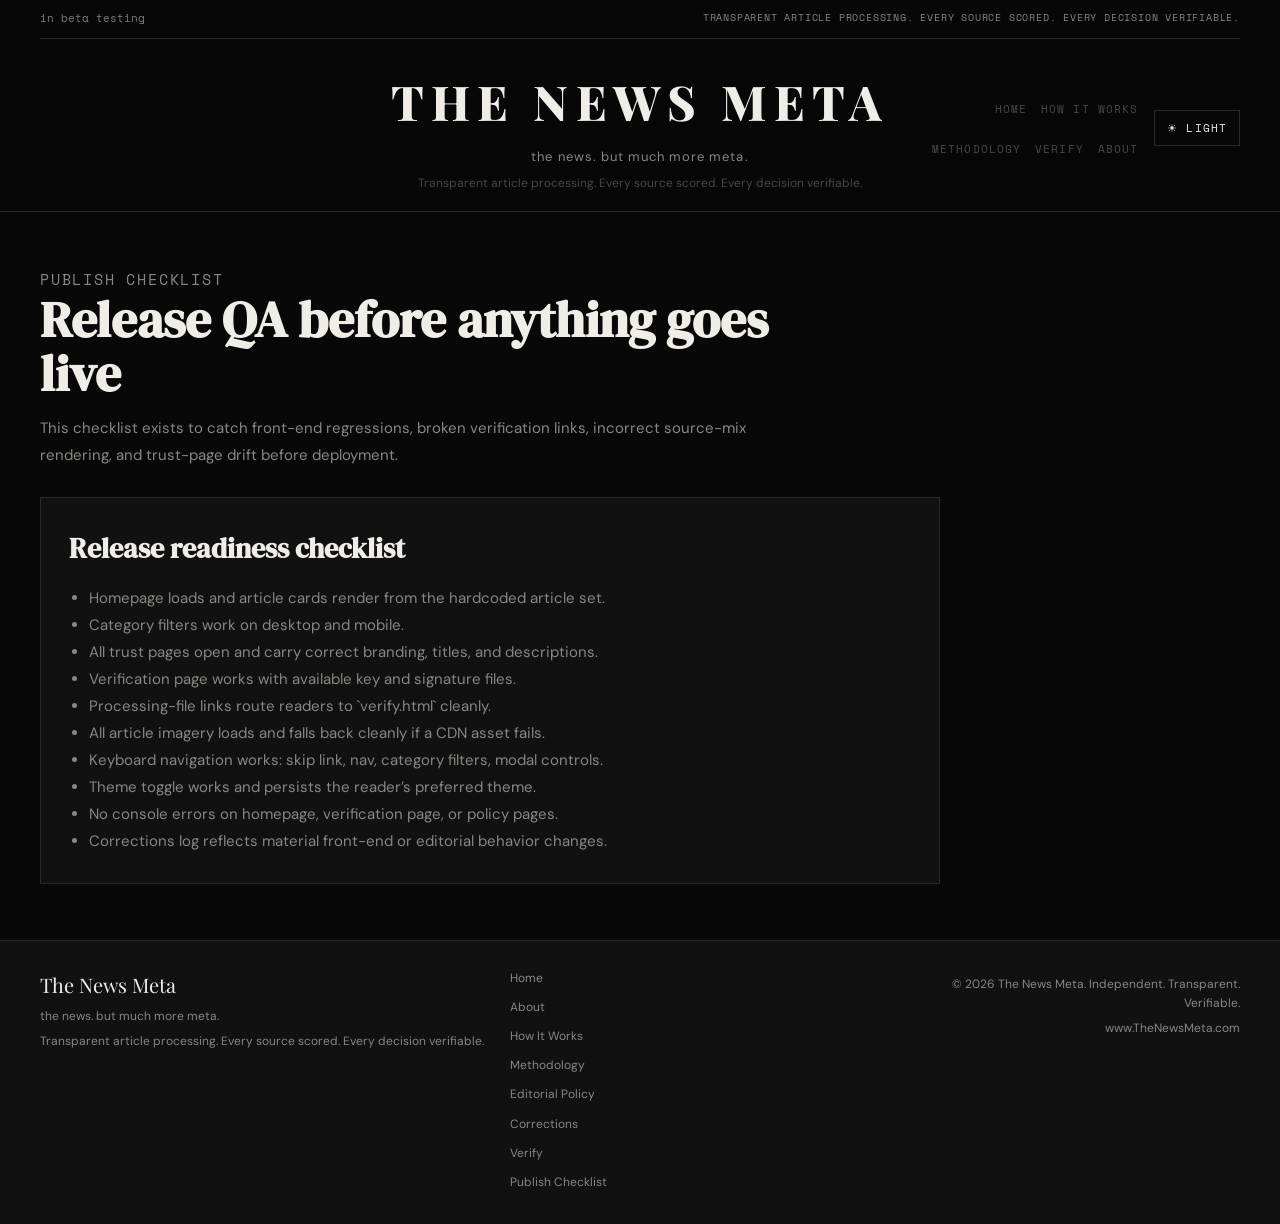
<file: publish-checklist.html>
<!DOCTYPE html>
<html lang="en" data-theme="dark">
<head>
  <meta charset="UTF-8">
  <meta name="viewport" content="width=device-width, initial-scale=1.0">
  <title>Publish Checklist — Release QA for The News Meta</title>
  <meta name="description" content="Release checklist for The News Meta covering source-mix rendering, verification links, responsive behavior, theme support, and final deployment QA.">
  <meta name="keywords" content="unbiased news 2026, non partisan news, independent news, AI processed news, centrist news, left right center news comparison, news transparency, verified news sources, news bias checker, future of news, crypto verified news, open methodology news, news scoring system, non mainstream media, news analysis, source comparison news, balanced news, news verification, agent processed news, meta news">
  <meta name="robots" content="index, follow">
  <meta name="author" content="The News Meta">
  <meta name="theme-color" content="#0a0a0a">
  <meta name="color-scheme" content="dark light">
  <link rel="canonical" href="https://www.thenewsmeta.com/publish-checklist">
  <meta property="og:type" content="website">
  <meta property="og:url" content="https://www.thenewsmeta.com/publish-checklist">
  <meta property="og:title" content="Publish Checklist | The News Meta">
  <meta property="og:description" content="Release QA for source scoring, verification, responsiveness, and front-end integrity.">
  <meta property="og:image" content="https://www.thenewsmeta.com/og-image.jpg">
  <meta property="og:site_name" content="The News Meta">
  <meta property="og:locale" content="en_GB">
  <meta name="twitter:card" content="summary_large_image">
  <meta name="twitter:site" content="@thenewsmeta">
  <meta name="twitter:title" content="Publish Checklist | The News Meta">
  <meta name="twitter:description" content="the news. but much more meta. Transparent. Scored. Verifiable.">
  <meta name="twitter:image" content="https://www.thenewsmeta.com/og-image.jpg">
  <link rel="preconnect" href="https://fonts.googleapis.com">
  <link rel="preconnect" href="https://fonts.gstatic.com" crossorigin>
  <link rel="stylesheet" href="https://fonts.googleapis.com/css2?family=Playfair+Display:wght@700;800;900&family=DM+Serif+Display:opsz@40..64&family=DM+Sans:wght@400;500;700&family=Space+Mono:wght@400;700&display=swap">
  <link rel="stylesheet" href="style.css">
</head>
<body class="content-page">
  <a href="#main-content" class="skip-link">Skip to content</a>
  <header class="header" id="siteHeader" role="banner">
    <div class="top-strip">
      <span class="beta-flag" aria-label="beta testing">in beta testing</span>
      <span class="top-strip-copy">Transparent article processing. Every source scored. Every decision verifiable.</span>
    </div>
    <div class="masthead">
      <div class="masthead-side masthead-left"></div>
      <div class="brand-lockup">
        <a href="index.html" class="wordmark" aria-label="The News Meta home">THE NEWS META</a>
        <p class="brand-tagline">the news. but much more meta.</p>
        <p class="brand-subtagline">Transparent article processing. Every source scored. Every decision verifiable.</p>
      </div>
      <div class="masthead-side masthead-right">
        <nav aria-label="Primary">
          <ul class="nav">
            <li><a href="index.html">Home</a></li>
            <li><a href="how-it-works.html">How It Works</a></li>
            <li><a href="methodology.html">Methodology</a></li>
            <li><a href="verify.html">Verify</a></li>
            <li><a href="about.html">About</a></li>
          </ul>
        </nav>
        <button class="theme-toggle" id="themeToggle" aria-label="Toggle theme" type="button">☀ Light</button>
      </div>
    </div>
  </header>

  <main class="main" id="main-content">
    <section class="page-hero">
      <p class="page-kicker">Publish Checklist</p>
      <h1>Release QA before anything goes live</h1>
      <p>This checklist exists to catch front-end regressions, broken verification links, incorrect source-mix rendering, and trust-page drift before deployment.</p>
    </section>

    <section class="content-shell">
      <article class="content-panel">
        <h2>Release readiness checklist</h2>
        <ul class="content-list">
          <li>Homepage loads and article cards render from the hardcoded article set.</li>
          <li>Category filters work on desktop and mobile.</li>
          <li>All trust pages open and carry correct branding, titles, and descriptions.</li>
          <li>Verification page works with available key and signature files.</li>
          <li>Processing-file links route readers to `verify.html` cleanly.</li>
          <li>All article imagery loads and falls back cleanly if a CDN asset fails.</li>
          <li>Keyboard navigation works: skip link, nav, category filters, modal controls.</li>
          <li>Theme toggle works and persists the reader’s preferred theme.</li>
          <li>No console errors on homepage, verification page, or policy pages.</li>
          <li>Corrections log reflects material front-end or editorial behavior changes.</li>
        </ul>
      </article>
    </section>
  </main>

  <footer class="footer" role="contentinfo">
    <div class="footer-grid">
      <div class="footer-brand">
        <p class="footer-wordmark">The News Meta</p>
        <p class="footer-tagline">the news. but much more meta.</p>
        <p class="footer-copy">Transparent article processing. Every source scored. Every decision verifiable.</p>
      </div>
      <nav class="footer-links" aria-label="Trust and policy links">
        <a href="index.html">Home</a>
        <a href="about.html">About</a>
        <a href="how-it-works.html">How It Works</a>
        <a href="methodology.html">Methodology</a>
        <a href="editorial-policy.html">Editorial Policy</a>
        <a href="corrections.html">Corrections</a>
        <a href="verify.html">Verify</a>
        <a href="publish-checklist.html">Publish Checklist</a>
      </nav>
      <div class="footer-legal">
        <p>© 2026 The News Meta. Independent. Transparent. Verifiable.</p>
        <p>www.TheNewsMeta.com</p>
      </div>
    </div>
  </footer>

  <script src="app.js"></script>
</body>
</html>
</file>
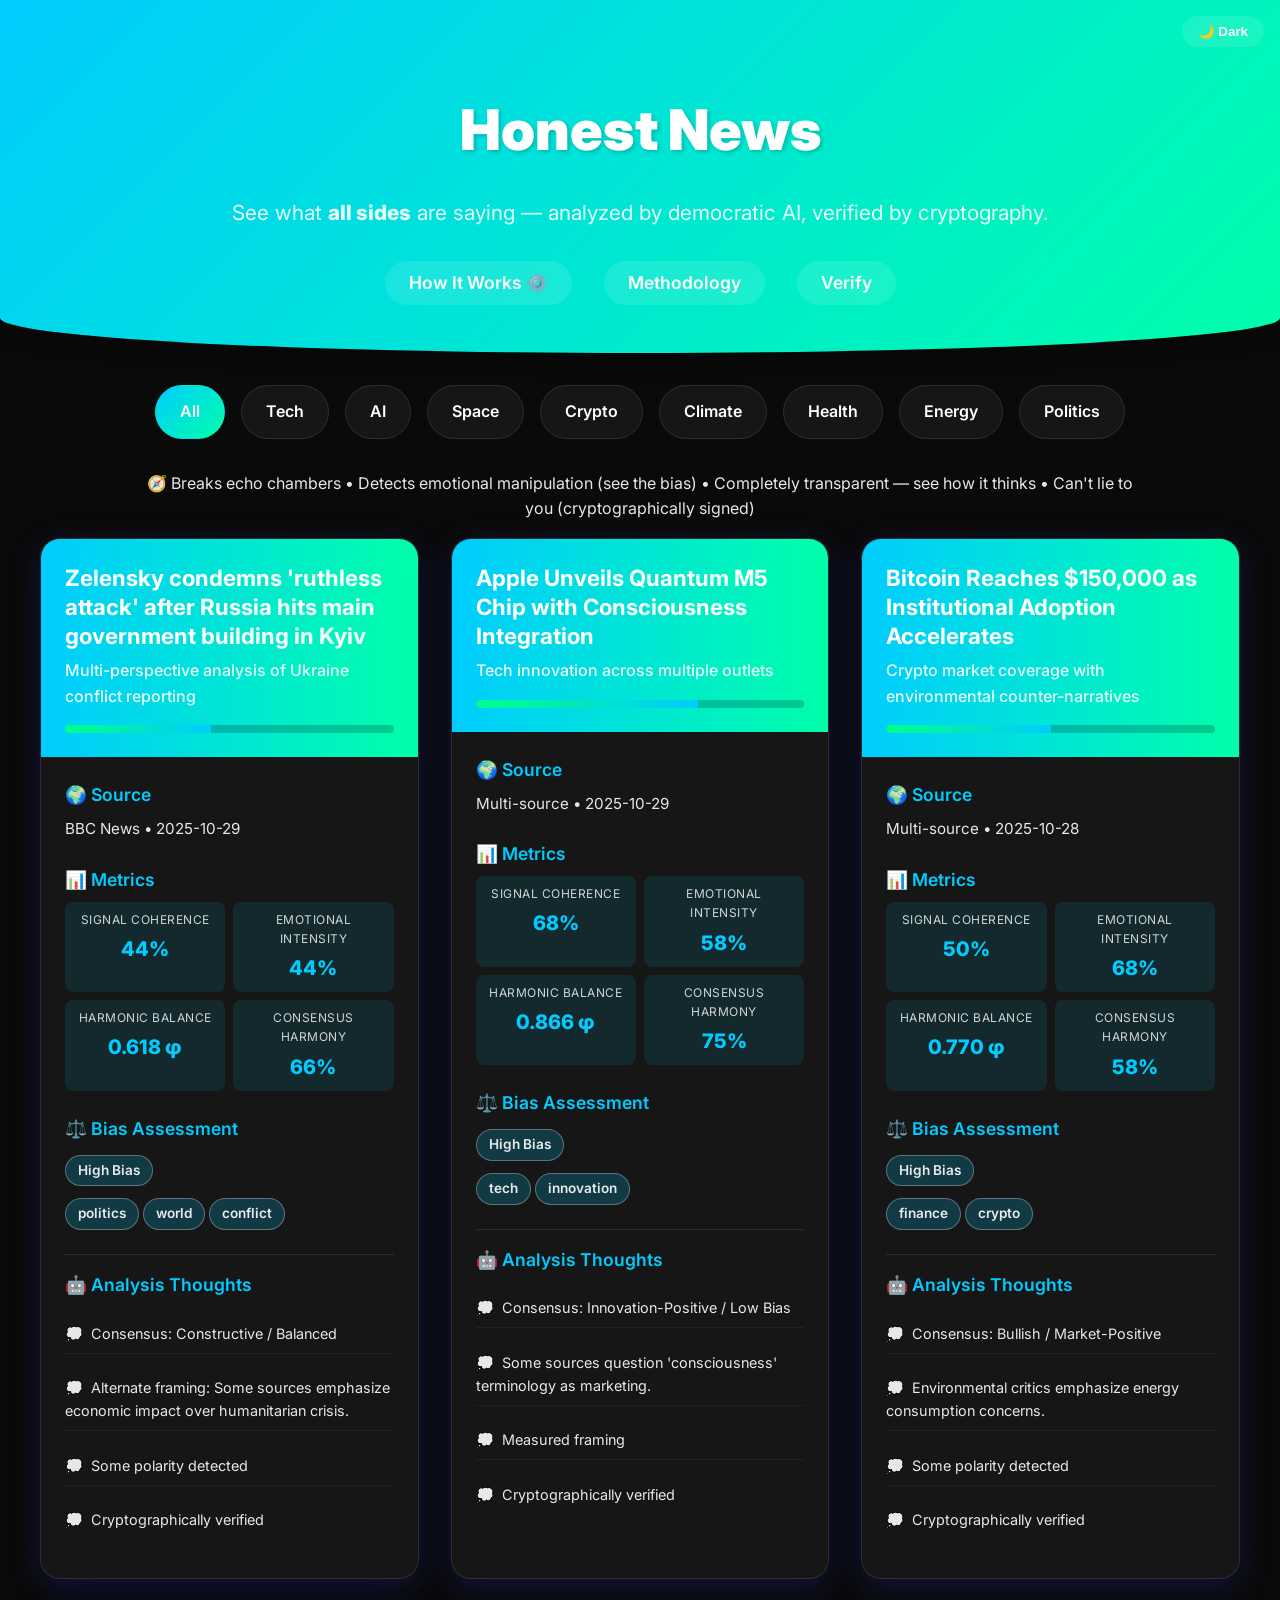
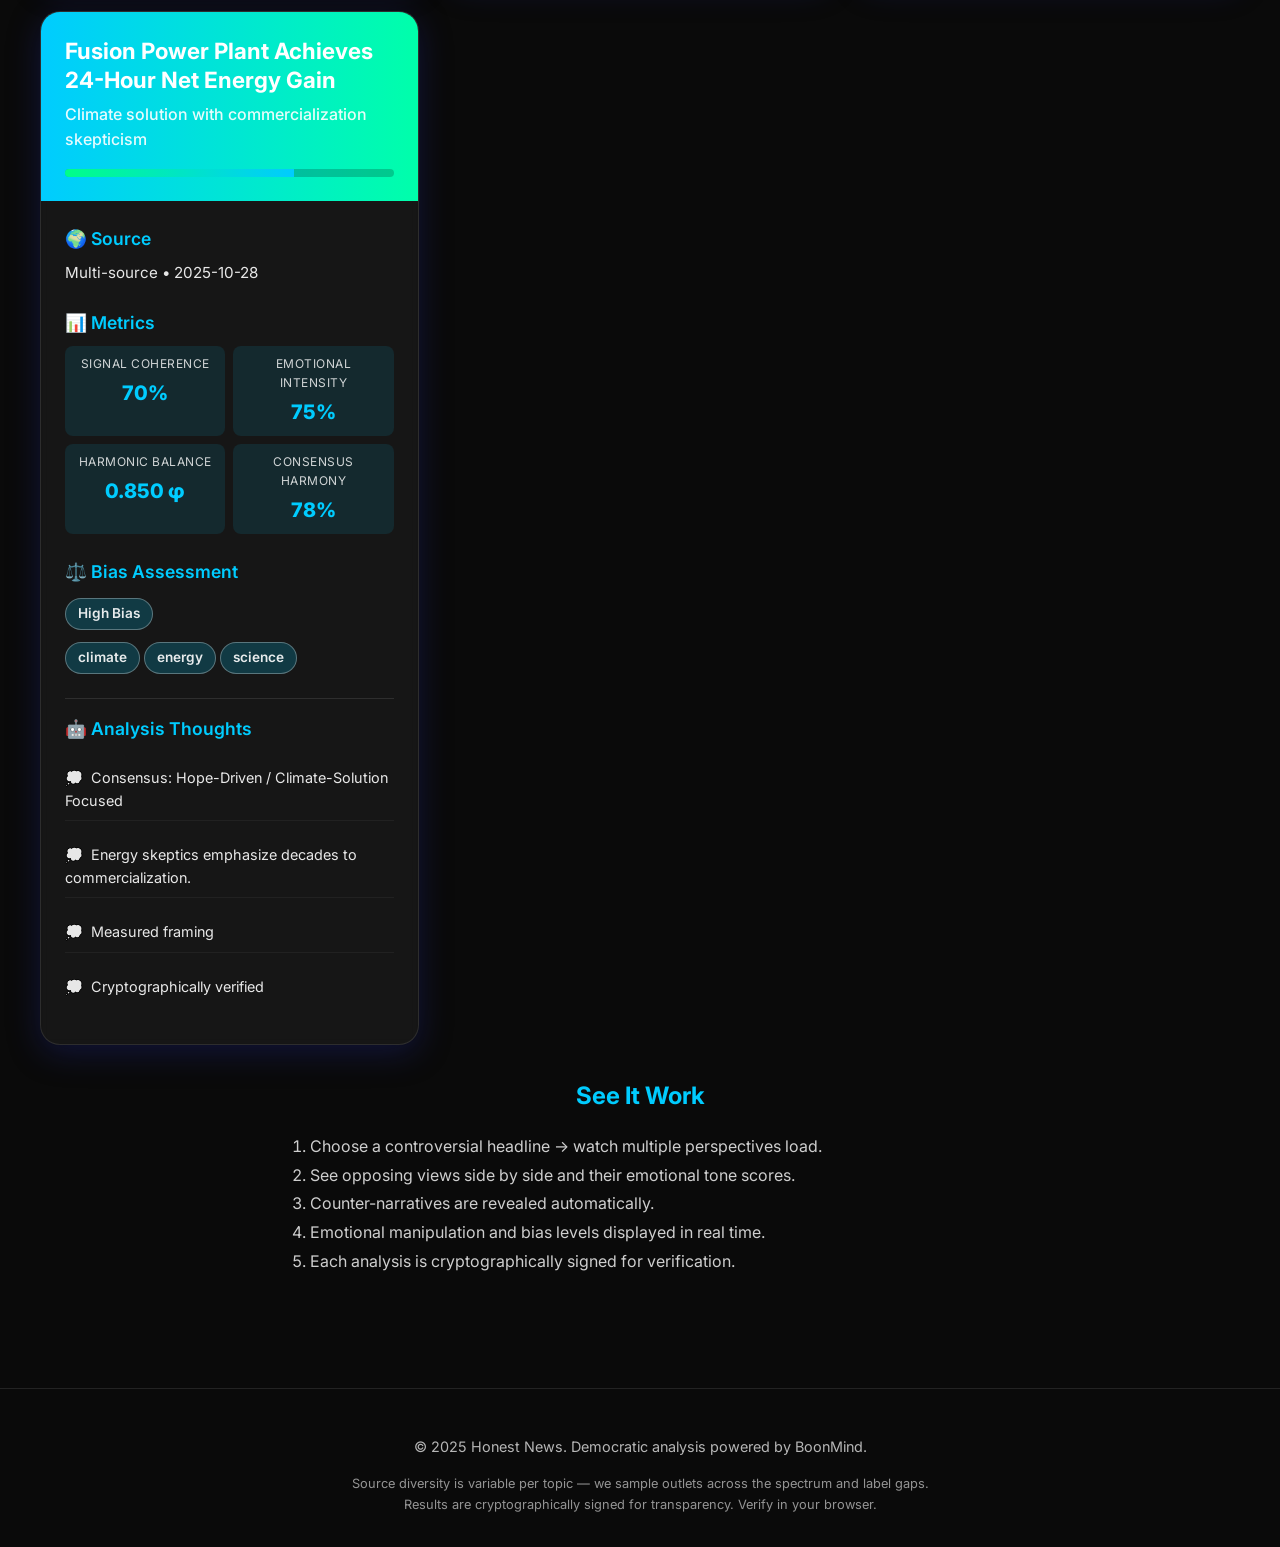
<file: old documents/honest-news-v2-final.html>
<!DOCTYPE html>
<html lang="en" data-theme="dark">
<head>
  <meta charset="UTF-8">
  <meta name="viewport" content="width=device-width, initial-scale=1.0">
  <title>Honest News — Democratic AI Analysis | Powered by BoonMind</title>
  <meta name="description" content="See what all sides are saying — analyzed by democratic AI, verified by cryptography. Breaks echo chambers, detects emotional manipulation, and reveals counter-narratives.">
  <link rel="preconnect" href="https://fonts.googleapis.com">
  <link rel="stylesheet" href="https://fonts.googleapis.com/css2?family=Inter:wght@400;600;700;800&display=swap">
  <style>
    /* CSS Variables */
    :root {
      --primary-color: #00ccff;
      --secondary-color: #00ffaa;
      --dark-bg: #0a0a0a;
      --light-bg: #f5f5f5;
      --text-color: #ffffff;
      --dark-text-color: #0a0a0a;
      --glass-bg: rgba(255, 255, 255, 0.05);
      --card-border: rgba(255, 255, 255, 0.1);
      --shadow-color: rgba(0, 0, 0, 0.3);
      --ok: #23d18b;
      --bad: #ff6b6b;
    }

    body {
      background: var(--dark-bg);
      color: var(--text-color);
      font-family: 'Inter', -apple-system, BlinkMacSystemFont, 'Segoe UI', Roboto, sans-serif;
      line-height: 1.6;
      margin: 0;
      padding: 0;
      overflow-x: hidden;
      transition: background-color 0.3s ease, color 0.3s ease;
    }

    body[data-theme="light"] {
      background: var(--light-bg);
      color: var(--dark-text-color);
    }

    a { color: inherit; text-decoration: none; }

    /* Header */
    .header {
      text-align: center;
      padding: 3rem 1rem;
      background: linear-gradient(135deg, var(--primary-color), var(--secondary-color));
      color: white;
      border-bottom-left-radius: 50% 10%;
      border-bottom-right-radius: 50% 10%;
      box-shadow: 0 10px 20px var(--shadow-color);
    }

    .header-content {
      max-width: 1200px;
      margin: 0 auto;
    }

    .header h1 {
      font-size: clamp(2rem, 5vw, 3.5rem);
      font-weight: 900;
      margin-bottom: 0.5rem;
      text-shadow: 2px 2px 4px rgba(0,0,0,0.2);
    }

    .header p {
      font-size: clamp(1rem, 2vw, 1.3rem);
      opacity: 0.9;
      margin-bottom: 2rem;
    }

    .header p b {
      font-weight: 800;
    }

    /* Navigation */
    .nav {
      display: flex;
      justify-content: center;
      gap: 2rem;
      flex-wrap: wrap;
      list-style: none;
      padding: 0;
      margin: 1rem 0 0;
    }

    .nav a {
      color: white;
      text-decoration: none;
      font-weight: 600;
      font-size: 1.1rem;
      padding: 0.5rem 1.5rem;
      border-radius: 50px;
      background: rgba(255,255,255,0.1);
      transition: all 0.3s ease;
      display: inline-block;
    }

    .nav a:hover {
      background: rgba(255,255,255,0.2);
      transform: translateY(-2px);
    }

    body[data-theme="light"] .header {
      color: #0a0a0a;
    }

    body[data-theme="light"] .nav a {
      color: #0a0a0a;
    }

    /* Theme Toggle */
    .theme-toggle {
      position: fixed;
      top: 1rem;
      right: 1rem;
      background: rgba(255,255,255,0.1);
      color: white;
      padding: 0.5rem 1rem;
      border-radius: 50px;
      cursor: pointer;
      transition: all 0.3s ease;
      font-weight: 600;
      border: none;
      z-index: 1000;
    }

    .theme-toggle:hover {
      background: rgba(255,255,255,0.2);
      transform: translateY(-2px);
    }

    body[data-theme="light"] .theme-toggle {
      background: rgba(0,0,0,0.1);
      color: var(--dark-text-color);
    }

    /* Main */
    .main {
      max-width: 1200px;
      margin: 0 auto;
      padding: 2rem 1rem;
    }

    /* Category Filters */
    .category-filters {
      display: flex;
      justify-content: center;
      gap: 1rem;
      margin-bottom: 2rem;
      flex-wrap: wrap;
    }

    .category {
      background: var(--glass-bg);
      padding: 0.8rem 1.5rem;
      border-radius: 50px;
      cursor: pointer;
      transition: all 0.3s ease;
      backdrop-filter: blur(10px);
      border: 1px solid var(--card-border);
      color: var(--text-color);
      font-weight: 600;
      font-size: 1rem;
      user-select: none;
    }

    .category:hover {
      background: rgba(255,255,255,0.2);
      transform: translateY(-2px);
    }

    .category.active {
      background: linear-gradient(135deg, var(--primary-color), var(--secondary-color));
      border-color: transparent;
    }

    body[data-theme="light"] .category {
      background: rgba(0,0,0,0.05);
      color: var(--dark-text-color);
    }

    body[data-theme="light"] .category:hover {
      background: rgba(0,0,0,0.1);
    }

    body[data-theme="light"] .category.active {
      background: linear-gradient(135deg, var(--primary-color), var(--secondary-color));
      color: white;
    }

    /* News Grid */
    .news-grid {
      display: grid;
      grid-template-columns: repeat(auto-fill, minmax(300px, 1fr));
      gap: 2rem;
    }

    /* News Card */
    .news-card {
      background: var(--glass-bg);
      border-radius: 20px;
      overflow: hidden;
      box-shadow: 0 8px 32px 0 rgba(31, 38, 135, 0.37);
      backdrop-filter: blur(4px);
      border: 1px solid var(--card-border);
      transition: all 0.3s ease;
    }

    .news-card:hover {
      transform: translateY(-5px);
      box-shadow: 0 12px 40px 0 rgba(31, 38, 135, 0.5);
    }

    body[data-theme="light"] .news-card {
      background: rgba(0,0,0,0.05);
      box-shadow: 0 8px 32px rgba(0,0,0,0.1);
    }

    /* News Header */
    .news-header {
      background: linear-gradient(to right, var(--primary-color), var(--secondary-color));
      padding: 1.5rem;
      position: relative;
    }

    .news-title {
      font-size: 1.4rem;
      font-weight: 700;
      color: white;
      margin: 0 0 0.5rem 0;
      line-height: 1.3;
    }

    .news-subtitle {
      font-size: 1rem;
      color: rgba(255,255,255,0.9);
      font-weight: 500;
      margin: 0;
    }

    /* Progress Bar */
    .progress-bar {
      width: 100%;
      height: 8px;
      background: rgba(0,0,0,0.2);
      margin-top: 1rem;
      border-radius: 4px;
      overflow: hidden;
    }

    .bar-fill {
      height: 100%;
      background: linear-gradient(to right, #00ff88, #00ccff);
      transition: width 1s ease-in-out;
    }

    /* News Content */
    .news-content {
      padding: 1.5rem;
      color: var(--text-color);
    }

    body[data-theme="light"] .news-content {
      color: var(--dark-text-color);
    }

    .content-section {
      margin-bottom: 1.5rem;
    }

    .content-section:last-child {
      margin-bottom: 0;
    }

    .section-title {
      font-size: 1.1rem;
      font-weight: 600;
      color: var(--primary-color);
      margin: 0 0 0.5rem 0;
      display: flex;
      align-items: center;
      gap: 0.5rem;
    }

    body[data-theme="light"] .section-title {
      color: var(--primary-color);
    }

    .content-text {
      font-size: 0.95rem;
      color: rgba(255,255,255,0.9);
      margin: 0;
      line-height: 1.6;
    }

    body[data-theme="light"] .content-text {
      color: rgba(0,0,0,0.8);
    }

    /* Metrics Grid */
    .metrics-grid {
      display: grid;
      grid-template-columns: repeat(2, 1fr);
      gap: 0.5rem;
      margin-top: 0.5rem;
    }

    .metric {
      background: rgba(0,204,255,0.1);
      padding: 0.5rem;
      border-radius: 8px;
      text-align: center;
    }

    .metric-label {
      font-size: 0.75rem;
      opacity: 0.8;
      margin-bottom: 0.25rem;
      text-transform: uppercase;
      letter-spacing: 0.5px;
    }

    .metric-value {
      font-size: 1.25rem;
      font-weight: 800;
      color: var(--primary-color);
    }

    /* Badges */
    .badge {
      display: inline-block;
      background: rgba(0,204,255,0.2);
      color: rgba(255,255,255,0.9);
      padding: 0.25rem 0.75rem;
      border-radius: 20px;
      font-size: 0.85rem;
      font-weight: 600;
      margin: 0.25rem 0.25rem 0 0;
      border: 1px solid rgba(255,255,255,0.3);
    }

    body[data-theme="light"] .badge {
      background: rgba(0,204,255,0.1);
      color: var(--dark-text-color);
      border-color: var(--primary-color);
    }

    /* Actions */
    .actions {
      display: flex;
      gap: 0.5rem;
      margin-top: 1rem;
    }

    .btn {
      background: var(--glass-bg);
      border: 1px solid var(--card-border);
      color: var(--text-color);
      padding: 0.5rem 1rem;
      border-radius: 10px;
      cursor: pointer;
      transition: all 0.3s ease;
      text-decoration: none;
      display: inline-block;
      font-weight: 600;
      font-size: 0.9rem;
      border: none;
    }

    .btn:hover {
      background: rgba(255,255,255,0.2);
      transform: translateY(-2px);
    }

    .btn-primary {
      background: linear-gradient(135deg, var(--primary-color), var(--secondary-color));
      border-color: transparent;
      color: white;
    }

    /* Thoughts Section */
    .thoughts-section {
      margin-top: 1rem;
      padding-top: 1rem;
      border-top: 1px solid rgba(255,255,255,0.1);
    }

    .thought-item {
      padding: 0.5rem 0;
      font-size: 0.9rem;
      opacity: 0.9;
      border-bottom: 1px solid rgba(255,255,255,0.05);
    }

    .thought-item:last-child {
      border-bottom: none;
    }

    .thought-item::before {
      content: "💭";
      margin-right: 0.5rem;
    }

    body[data-theme="light"] .thoughts-section {
      border-top-color: rgba(0,0,0,0.1);
    }

    body[data-theme="light"] .thought-item {
      border-bottom-color: rgba(0,0,0,0.05);
    }

    /* Footer */
    .footer {
      text-align: center;
      padding: 2rem 1rem;
      color: rgba(255,255,255,0.7);
      font-size: 0.9rem;
      margin-top: 3rem;
      border-top: 1px solid rgba(255,255,255,0.1);
    }

    body[data-theme="light"] .footer {
      color: rgba(0,0,0,0.7);
      border-top-color: rgba(0,0,0,0.1);
    }

    .footer-disclaimer {
      max-width: 800px;
      margin: 1rem auto 0;
      font-size: 0.8rem;
      opacity: 0.8;
      line-height: 1.6;
    }

    /* Benefits */
    .benefits {
      text-align: center;
      margin: 1.5rem auto;
    }

    /* Responsive */
    @media (max-width: 768px) {
      .news-grid {
        grid-template-columns: 1fr;
      }

      .header h1 {
        font-size: 2rem;
      }

      .header p {
        font-size: 1rem;
      }

      .nav {
        gap: 0.5rem;
      }

      .nav a {
        font-size: 0.9rem;
        padding: 0.4rem 1rem;
      }

      .category {
        padding: 0.6rem 1.2rem;
        font-size: 0.9rem;
      }

      .main {
        padding: 1rem;
      }

      .news-title {
        font-size: 1.2rem;
      }

      .metrics-grid {
        grid-template-columns: 1fr;
      }
    }

    @media (max-width: 480px) {
      .header {
        padding: 1.5rem 1rem;
      }

      .header h1 {
        font-size: 1.5rem;
      }

      .nav a {
        font-size: 0.85rem;
        padding: 0.4rem 0.8rem;
      }

      .category {
        padding: 0.5rem 1rem;
        font-size: 0.85rem;
      }

      .news-header,
      .news-content {
        padding: 1rem;
      }

      .news-title {
        font-size: 1.1rem;
      }

      .theme-toggle {
        top: 0.5rem;
        right: 0.5rem;
        padding: 0.4rem 0.8rem;
        font-size: 0.9rem;
      }
    }
  </style>
</head>
<body>
  <header class="header">
    <div class="header-content">
      <h1>Honest News</h1>
      <p>See what <b>all sides</b> are saying — analyzed by democratic AI, verified by cryptography.</p>
    </div>
    <ul class="nav">
      <li><a href="how-it-works.html">How It Works ⚙️</a></li>
      <li><a href="methodology.html">Methodology</a></li>
      <li><a href="verify.html">Verify</a></li>
    </ul>
  </header>

  <main class="main">
    <!-- Category Filters -->
    <div class="category-filters" id="category-filters">
      <span class="category active" data-cat="all">All</span>
      <span class="category" data-cat="tech">Tech</span>
      <span class="category" data-cat="ai">AI</span>
      <span class="category" data-cat="space">Space</span>
      <span class="category" data-cat="crypto">Crypto</span>
      <span class="category" data-cat="climate">Climate</span>
      <span class="category" data-cat="health">Health</span>
      <span class="category" data-cat="energy">Energy</span>
      <span class="category" data-cat="politics">Politics</span>
    </div>

    <!-- Benefits Band -->
    <section class="benefits" style="margin:1rem auto;text-align:center;max-width:1000px;">
      <p style="font-size:1rem;color:var(--text-color);opacity:0.9;">
        🧭 Breaks echo chambers • Detects emotional manipulation (see the bias) • Completely transparent — see how it thinks • Can't lie to you (cryptographically signed)
      </p>
    </section>

    <!-- News Grid -->
    <div class="news-grid" id="news-container" role="main" aria-live="polite">
      <!-- News cards will be generated here -->
    </div>

    <!-- See It Work Section -->
    <section style="margin:2rem 0;text-align:center;">
      <h2 style="margin-bottom:1rem;color:var(--primary-color);">See It Work</h2>
      <ol style="max-width:700px;margin:0 auto;color:var(--text-color);opacity:0.8;line-height:1.8;text-align:left;">
        <li>Choose a controversial headline → watch multiple perspectives load.</li>
        <li>See opposing views side by side and their emotional tone scores.</li>
        <li>Counter-narratives are revealed automatically.</li>
        <li>Emotional manipulation and bias levels displayed in real time.</li>
        <li>Each analysis is cryptographically signed for verification.</li>
      </ol>
    </section>
  </main>

  <footer class="footer">
    <p>© 2025 Honest News. Democratic analysis powered by BoonMind.</p>
    <p class="footer-disclaimer">
      Source diversity is variable per topic — we sample outlets across the spectrum and label gaps.<br>
      Results are cryptographically signed for transparency. Verify in your browser.
    </p>
  </footer>

  <button class="theme-toggle" id="themeToggle" aria-label="Toggle theme">☀️ Light</button>

  <script>
    /* Sample Articles - HARDCODED */
    const SAMPLE_ARTICLES = [
      {
        title: "Zelensky condemns 'ruthless attack' after Russia hits main government building in Kyiv",
        subtitle: "Multi-perspective analysis of Ukraine conflict reporting",
        source: "BBC News",
        date: "2025-10-29",
        url: "#",
        tags: ["politics", "world", "conflict"],
        phi_dna: { phi_link: 0.618 },
        manipulation_score: 0.28,
        emotion_score: 0.44,
        bias_score: 0.34,
        democratic_vote: { active_traits: 1000 },
        consensus: "Constructive / Balanced",
        counter_narrative: "Alternate framing: Some sources emphasize economic impact over humanitarian crisis."
      },
      {
        title: "Apple Unveils Quantum M5 Chip with Consciousness Integration",
        subtitle: "Tech innovation across multiple outlets",
        source: "Multi-source",
        date: "2025-10-29",
        url: "#",
        tags: ["tech", "innovation"],
        phi_dna: { phi_link: 0.866 },
        manipulation_score: 0.22,
        emotion_score: 0.58,
        bias_score: 0.25,
        democratic_vote: { active_traits: 1000 },
        consensus: "Innovation-Positive / Low Bias",
        counter_narrative: "Some sources question 'consciousness' terminology as marketing."
      },
      {
        title: "Bitcoin Reaches $150,000 as Institutional Adoption Accelerates",
        subtitle: "Crypto market coverage with environmental counter-narratives",
        source: "Multi-source",
        date: "2025-10-28",
        url: "#",
        tags: ["finance", "crypto"],
        phi_dna: { phi_link: 0.770 },
        manipulation_score: 0.35,
        emotion_score: 0.68,
        bias_score: 0.42,
        democratic_vote: { active_traits: 1000 },
        consensus: "Bullish / Market-Positive",
        counter_narrative: "Environmental critics emphasize energy consumption concerns."
      },
      {
        title: "Fusion Power Plant Achieves 24-Hour Net Energy Gain",
        subtitle: "Climate solution with commercialization skepticism",
        source: "Multi-source",
        date: "2025-10-28",
        url: "#",
        tags: ["climate", "energy", "science"],
        phi_dna: { phi_link: 0.850 },
        manipulation_score: 0.18,
        emotion_score: 0.75,
        bias_score: 0.22,
        democratic_vote: { active_traits: 1000 },
        consensus: "Hope-Driven / Climate-Solution Focused",
        counter_narrative: "Energy skeptics emphasize decades to commercialization."
      }
    ];

    /* Metric Adapter */
    function adaptMetrics(article) {
      const sc = article.phi_dna 
        ? Math.max(0, Math.min(100, article.phi_dna.phi_link * (1 - (article.manipulation_score || 0)) * 100))
        : null;
      const eii = article.emotion_score ? article.emotion_score * 100 : null;
      const phiHB = article.phi_dna?.phi_link || null;
      const active = article.democratic_vote?.active_traits || 1000;
      const bias = article.bias_score || 0;
      const ch = Math.max(0, Math.min(100, (active / 1000) * (1 - bias) * 100));
      return { sc, eii, phiHB, ch, bias };
    }

    function generateThoughts(article) {
      const thoughts = [];
      if (article.consensus) thoughts.push(`Consensus: ${article.consensus}`);
      if (article.counter_narrative) thoughts.push(article.counter_narrative);
      const bias = article.bias_score || 0;
      const level = bias < 0.3 ? 'Measured framing' : bias < 0.6 ? 'Some polarity detected' : 'High polarity detected';
      thoughts.push(level);
      if (article.verified !== false) thoughts.push('Cryptographically verified');
      return thoughts.slice(0, 4);
    }

    function getBiasLabel(bias) {
      if (bias < 0.3) return 'Low Bias';
      if (bias < 0.6) return 'Medium Bias';
      return 'High Bias';
    }

    /* Render */
    function renderArticleCard(article) {
      const m = adaptMetrics(article);
      const thoughts = generateThoughts(article);
      const tags = (article.tags || []).map(t => `<span class="badge">${t}</span>`).join('');
      
      const fmtMetric = (value) => {
        if (value == null) return '—';
        if (typeof value === 'number') return value < 1 ? value.toFixed(3) : Math.round(value);
        return value;
      };

      return `
      <div class="news-card">
        <div class="news-header">
          <h3 class="news-title">${escapeHtml(article.title)}</h3>
          <p class="news-subtitle">${escapeHtml(article.subtitle || 'Multi-perspective analysis')}</p>
          <div class="progress-bar">
            <div class="bar-fill" style="width: ${m.sc || 50}%;"></div>
          </div>
        </div>
        <div class="news-content">
          <div class="content-section">
            <h4 class="section-title">🌍 Source</h4>
            <p class="content-text">${escapeHtml(article.source)} • ${article.date}</p>
          </div>
          <div class="content-section">
            <h4 class="section-title">📊 Metrics</h4>
            <div class="metrics-grid">
              <div class="metric">
                <div class="metric-label">Signal Coherence</div>
                <div class="metric-value">${fmtMetric(m.sc)}%</div>
              </div>
              <div class="metric">
                <div class="metric-label">Emotional Intensity</div>
                <div class="metric-value">${fmtMetric(m.eii)}%</div>
              </div>
              <div class="metric">
                <div class="metric-label">Harmonic Balance</div>
                <div class="metric-value">${fmtMetric(m.phiHB)} φ</div>
              </div>
              <div class="metric">
                <div class="metric-label">Consensus Harmony</div>
                <div class="metric-value">${fmtMetric(m.ch)}%</div>
              </div>
            </div>
          </div>
          <div class="content-section">
            <h4 class="section-title">⚖️ Bias Assessment</h4>
            <span class="badge">${getBiasLabel(m.bias * 100)}</span>
            ${tags ? `<div style="margin-top:0.5rem;">${tags}</div>` : ''}
          </div>
          ${thoughts.length ? `
          <div class="content-section thoughts-section">
            <h4 class="section-title">🤖 Analysis Thoughts</h4>
            ${thoughts.map(t => `<p class="thought-item">${escapeHtml(t)}</p>`).join('')}
          </div>
          ` : ''}
        </div>
      </div>`;
    }

    function escapeHtml(s = '') {
      return s.replace(/[&<>"']/g, m => ({ '&': '&amp;', '<': '&lt;', '>': '&gt;', '"': '&quot;', "'": '&#39;' }[m]));
    }

    function renderArticles() {
      const grid = document.getElementById('news-container');
      if (!grid) return;
      
      const cat = readHashCat();
      const filtered = SAMPLE_ARTICLES.filter(a => {
        if (cat === 'all') return true;
        const tags = (a.tags || []).map(t => String(t).toLowerCase());
        return tags.includes(cat);
      });
      
      grid.innerHTML = filtered.length 
        ? filtered.map(renderArticleCard).join('') 
        : `<div class="news-card"><div class="news-content"><h3>No articles</h3><p class="content-text">Try another category.</p></div></div>`;
    }

    /* Category Filter */
    function readHashCat() {
      const params = new URLSearchParams(window.location.hash.slice(1));
      return params.get('cat') || 'all';
    }

    function setHashCat(cat) {
      const params = new URLSearchParams(window.location.hash.slice(1));
      params.set('cat', cat);
      window.location.hash = params.toString();
    }

    const categoryButtons = document.querySelectorAll('.category');
    if (categoryButtons.length) {
      categoryButtons.forEach(btn => {
        btn.addEventListener('click', (e) => {
          const cat = e.target.dataset.cat;
          if (!cat) return;
          categoryButtons.forEach(b => b.classList.toggle('active', b === e.target));
          setHashCat(cat);
          renderArticles();
        });
      });
    }

    window.addEventListener('hashchange', () => {
      const cat = readHashCat();
      categoryButtons.forEach(b => b.classList.toggle('active', b.dataset.cat === cat));
      renderArticles();
    });

    /* Theme Toggle */
    (function initTheme() {
      const root = document.documentElement;
      const btn = document.getElementById('themeToggle');
      const key = 'hn-theme';
      
      const sys = window.matchMedia('(prefers-color-scheme: dark)').matches ? 'dark' : 'light';
      const saved = localStorage.getItem(key);
      const initial = saved || sys;
      
      root.setAttribute('data-theme', initial);
      if (btn) {
        btn.textContent = initial === 'dark' ? '☀️ Light' : '🌙 Dark';
      }
      
      if (btn) {
        btn.addEventListener('click', () => {
          const current = root.getAttribute('data-theme');
          const next = current === 'dark' ? 'light' : 'dark';
          root.setAttribute('data-theme', next);
          localStorage.setItem(key, next);
          btn.textContent = next === 'dark' ? '☀️ Light' : '🌙 Dark';
        });
      }
    })();

    /* Boot */
    window.addEventListener('DOMContentLoaded', () => {
      renderArticles();
    });
  </script>
</body>
</html>
</file>
<file: style.css>
:root {
  --color-bg: #080808;
  --color-surface: #111111;
  --color-surface-2: #1a1a1a;
  --color-border: #2a2a2a;
  --color-text-primary: #f0ede6;
  --color-text-secondary: #8a8680;
  --color-text-muted: #4a4744;
  --color-accent: #c8a96e;
  --color-accent-2: #e63946;
  --color-left: #4a90d9;
  --color-center: #c8a96e;
  --color-right: #e63946;
  --color-verified: #2d9e6b;
  --shadow-soft: 0 10px 40px rgba(0, 0, 0, 0.22);
  --focus-ring: 2px solid var(--color-accent);
  --font-brand: "Playfair Display", Georgia, serif;
  --font-head: "DM Serif Display", Georgia, serif;
  --font-body: "DM Sans", Arial, sans-serif;
  --font-mono: "Space Mono", monospace;
}

[data-theme="light"] {
  --color-bg: #f5f2ec;
  --color-surface: #ffffff;
  --color-surface-2: #f0ede6;
  --color-border: #ddd9d0;
  --color-text-primary: #1a1814;
  --color-text-secondary: #5a5650;
  --color-text-muted: #9a9690;
}

* { box-sizing: border-box; }

html,
body {
  margin: 0;
  background: var(--color-bg);
  color: var(--color-text-primary);
}

body {
  font-family: var(--font-body);
  line-height: 1.6;
  -webkit-font-smoothing: antialiased;
  -moz-osx-font-smoothing: grayscale;
}

a {
  color: inherit;
  text-decoration: none;
}

img {
  max-width: 100%;
}

.skip-link {
  position: absolute;
  left: -9999px;
  top: 12px;
  z-index: 3000;
  padding: 10px 14px;
  background: var(--color-text-primary);
  color: var(--color-bg);
}

.skip-link:focus {
  left: 12px;
}

a:focus-visible,
button:focus-visible,
input:focus-visible {
  outline: var(--focus-ring);
  outline-offset: 2px;
}

.header {
  position: sticky;
  top: 0;
  z-index: 1200;
  background: rgba(8, 8, 8, 0.96);
  backdrop-filter: blur(12px);
  border-bottom: 1px solid var(--color-border);
  transition: padding 0.25s ease, background 0.25s ease, border-color 0.25s ease;
}

[data-theme="light"] .header {
  background: rgba(245, 242, 236, 0.96);
}

.top-strip,
.masthead,
.main,
.footer-grid {
  width: min(1200px, calc(100% - 32px));
  margin: 0 auto;
}

.top-strip {
  display: flex;
  justify-content: space-between;
  gap: 16px;
  padding: 10px 0;
  border-bottom: 1px solid var(--color-border);
}

.beta-flag,
.top-strip-copy,
.nav a,
.category,
.section-title,
.source-mix-label,
.source-mix-percent,
.modal-section-heading,
.processing-label,
.page-kicker,
.transparency-label {
  font-family: var(--font-mono);
}

.beta-flag {
  font-size: 11px;
  opacity: 0.5;
  text-transform: lowercase;
}

.top-strip-copy {
  font-size: 10px;
  letter-spacing: 0.08em;
  text-transform: uppercase;
  color: var(--color-text-secondary);
  text-align: right;
}

.masthead {
  display: grid;
  grid-template-columns: 1fr auto 1fr;
  align-items: center;
  gap: 24px;
  padding: 24px 0 18px;
  transition: padding 0.25s ease;
}

.masthead-side {
  min-width: 0;
}

.masthead-left {
  color: var(--color-text-secondary);
  font-size: 12px;
}

.masthead-right {
  display: flex;
  justify-content: flex-end;
  align-items: center;
  gap: 16px;
}

.brand-lockup {
  text-align: center;
}

.wordmark {
  display: block;
  font-family: var(--font-brand);
  font-size: clamp(1.8rem, 4vw, 3rem);
  font-weight: 800;
  letter-spacing: 0.15em;
  color: var(--color-text-primary);
}

.brand-tagline {
  margin: 8px 0 0;
  font-size: 13px;
  letter-spacing: 0.08em;
  color: var(--color-text-secondary);
}

.brand-subtagline {
  margin: 6px auto 0;
  max-width: 460px;
  font-size: 12px;
  color: var(--color-text-muted);
}

.header.is-condensed .masthead {
  padding: 12px 0;
}

.header.is-condensed .brand-tagline,
.header.is-condensed .brand-subtagline {
  max-height: 0;
  opacity: 0;
  overflow: hidden;
  margin-top: 0;
}

.header.is-condensed .wordmark {
  font-size: clamp(1.2rem, 3vw, 1.8rem);
}

.nav {
  list-style: none;
  display: flex;
  gap: 14px;
  margin: 0;
  padding: 0;
  flex-wrap: wrap;
  justify-content: flex-end;
}

.nav a {
  font-size: 11px;
  letter-spacing: 0.1em;
  text-transform: uppercase;
  color: var(--color-text-muted);
  transition: color 0.2s ease;
}

.nav a:hover,
.nav a.active,
.nav a[aria-current="page"] {
  color: var(--color-text-primary);
}

.theme-toggle {
  flex: 0 0 auto;
  padding: 9px 12px;
  border: 1px solid var(--color-border);
  background: transparent;
  color: var(--color-text-primary);
  font-family: var(--font-mono);
  font-size: 11px;
  letter-spacing: 0.1em;
  text-transform: uppercase;
  cursor: pointer;
  transition: background 0.2s ease, color 0.2s ease, border-color 0.2s ease;
}

.theme-toggle:hover {
  background: var(--color-accent);
  border-color: var(--color-accent);
  color: #000;
}

.main {
  padding: 28px 0 56px;
}

.intro {
  padding: 16px 0 28px;
  text-align: center;
}

.intro-tagline {
  margin: 0;
  font-family: var(--font-head);
  font-size: 22px;
  color: var(--color-text-primary);
}

.intro-sub {
  margin: 12px auto 0;
  max-width: 600px;
  font-size: 14px;
  line-height: 1.7;
  color: var(--color-text-secondary);
}

.transparency-strip {
  display: grid;
  grid-template-columns: repeat(3, 1fr);
  background: var(--color-surface);
  border-top: 1px solid var(--color-border);
  border-bottom: 1px solid var(--color-border);
  margin-bottom: 24px;
}

.transparency-item {
  padding: 20px 18px;
  text-align: center;
}

.transparency-item + .transparency-item {
  border-left: 1px solid var(--color-border);
}

.transparency-icon {
  display: inline-flex;
  width: 24px;
  height: 24px;
  color: var(--color-accent);
  margin-bottom: 10px;
}

.transparency-label {
  margin: 0 0 8px;
  font-size: 10px;
  letter-spacing: 0.12em;
  text-transform: uppercase;
  color: var(--color-text-muted);
}

.transparency-text {
  margin: 0;
  font-size: 13px;
  color: var(--color-text-secondary);
}

.category-filters {
  display: flex;
  gap: 8px;
  flex-wrap: wrap;
  align-items: center;
  padding: 0 0 16px;
  margin-bottom: 24px;
  border-bottom: 1px solid var(--color-border);
}

.category {
  padding: 8px 12px;
  border: 0;
  background: transparent;
  color: var(--color-text-muted);
  font-size: 11px;
  letter-spacing: 0.1em;
  text-transform: uppercase;
  cursor: pointer;
  transition: background 0.2s ease, color 0.2s ease;
}

.category.active,
.category:hover {
  background: var(--color-accent);
  color: #000;
}

.news-grid {
  display: grid;
  grid-template-columns: repeat(auto-fit, minmax(280px, 1fr));
  gap: 20px;
}

.news-card {
  display: flex;
  flex-direction: column;
  background: var(--color-surface);
  border: 1px solid var(--color-border);
  border-radius: 2px;
  overflow: hidden;
  transition: border-color 0.2s ease, box-shadow 0.2s ease, transform 0.2s ease;
  cursor: pointer;
}

.news-card:hover {
  border-color: var(--color-accent);
  box-shadow: var(--shadow-soft);
  transform: translateY(-2px);
}

.news-card.empty {
  cursor: default;
}

.news-card.empty:hover {
  transform: none;
  box-shadow: none;
  border-color: var(--color-border);
}

.card-media {
  width: 100%;
  height: 200px;
  background: var(--color-surface-2);
}

.card-media img {
  width: 100%;
  height: 100%;
  object-fit: cover;
  display: block;
}

.news-header,
.news-content {
  padding: 18px;
}

.news-header {
  padding-bottom: 12px;
}

.section-title {
  margin: 0 0 10px;
  font-size: 10px;
  letter-spacing: 0.12em;
  text-transform: uppercase;
  color: var(--color-accent-2);
}

.news-title {
  margin: 0;
  font-family: var(--font-head);
  font-size: 17px;
  line-height: 1.35;
  color: var(--color-text-primary);
}

.news-content {
  padding-top: 0;
  display: flex;
  flex-direction: column;
  gap: 12px;
  height: 100%;
}

.news-meta {
  margin: 0;
  font-size: 12px;
  color: var(--color-text-secondary);
}

.news-summary {
  margin: 0;
  font-size: 14px;
  line-height: 1.6;
  color: var(--color-text-secondary);
}

.source-mix {
  display: grid;
  gap: 6px;
}

.source-mix-header {
  display: flex;
  justify-content: space-between;
  gap: 10px;
}

.source-mix-label,
.source-mix-percent {
  font-size: 9px;
  letter-spacing: 0.12em;
  text-transform: uppercase;
  color: var(--color-text-muted);
}

.source-mix-percent-group {
  display: flex;
  gap: 8px;
  flex-wrap: wrap;
  justify-content: flex-end;
}

.source-mix-bar {
  display: flex;
  height: 4px;
  overflow: hidden;
  background: var(--color-surface-2);
}

.source-mix-segment {
  height: 100%;
}

.source-mix-segment.left { background: var(--color-left); }
.source-mix-segment.center { background: var(--color-center); }
.source-mix-segment.right { background: var(--color-right); }

.actions {
  margin-top: auto;
}

.btn {
  display: inline-flex;
  align-items: center;
  justify-content: center;
  padding: 10px 14px;
  border: 1px solid var(--color-border);
  background: transparent;
  color: var(--color-text-primary);
  font-family: var(--font-mono);
  font-size: 11px;
  letter-spacing: 0.1em;
  text-transform: uppercase;
  cursor: pointer;
  transition: background 0.2s ease, color 0.2s ease, border-color 0.2s ease;
}

.btn:hover {
  background: var(--color-accent);
  color: #000;
  border-color: var(--color-accent);
}

.btn-verify {
  color: var(--color-verified);
  border-color: var(--color-verified);
}

.btn-verify:hover {
  background: var(--color-verified);
  color: #000;
  border-color: var(--color-verified);
}

.page-hero {
  max-width: 760px;
  padding: 12px 0 28px;
}

.page-kicker {
  margin: 0 0 10px;
  font-size: 11px;
  letter-spacing: 0.12em;
  text-transform: uppercase;
  color: var(--color-accent);
}

.page-hero h1 {
  margin: 0;
  font-family: var(--font-head);
  font-size: clamp(2rem, 4vw, 3.2rem);
  line-height: 1.05;
}

.page-hero p {
  margin: 14px 0 0;
  color: var(--color-text-secondary);
  font-size: 15px;
  line-height: 1.8;
}

.content-shell {
  display: grid;
  grid-template-columns: 1fr;
}

.content-panel {
  max-width: 900px;
  background: var(--color-surface);
  border: 1px solid var(--color-border);
  padding: 28px;
}

.content-panel h2,
.content-panel h3 {
  font-family: var(--font-head);
  color: var(--color-text-primary);
}

.content-panel h2 {
  margin: 0 0 14px;
  font-size: 28px;
}

.content-panel h3 {
  margin: 24px 0 10px;
  font-size: 21px;
}

.content-panel p,
.content-panel li {
  color: var(--color-text-secondary);
  font-size: 15px;
  line-height: 1.8;
}

.content-list {
  margin: 0;
  padding-left: 20px;
}

.content-list.compact li {
  margin-bottom: 6px;
}

.content-note,
.content-callout {
  margin-top: 24px;
  padding: 18px;
  background: var(--color-surface-2);
  border: 1px solid var(--color-border);
}

.content-callout-label {
  margin: 0 0 10px;
  font-family: var(--font-mono);
  font-size: 10px;
  letter-spacing: 0.12em;
  text-transform: uppercase;
  color: var(--color-accent);
}

.content-callout pre {
  margin: 0;
  white-space: pre-wrap;
  font-family: var(--font-mono);
  font-size: 12px;
  line-height: 1.8;
  color: var(--color-text-primary);
}

.content-log p {
  margin: 0 0 10px;
}

.verify-form {
  display: grid;
  gap: 16px;
  margin-top: 24px;
}

.form-field {
  display: grid;
  gap: 8px;
}

.form-field span {
  font-family: var(--font-mono);
  font-size: 10px;
  letter-spacing: 0.12em;
  text-transform: uppercase;
  color: var(--color-text-muted);
}

.form-field input {
  width: 100%;
  padding: 12px 14px;
  border: 1px solid var(--color-border);
  background: var(--color-bg);
  color: var(--color-text-primary);
  font: inherit;
}

.verify-result {
  margin-top: 18px;
  padding: 16px;
  border: 1px solid var(--color-border);
  background: var(--color-surface-2);
}

.verify-result strong {
  display: block;
  margin-bottom: 8px;
}

.verify-result p {
  margin: 0;
  color: inherit;
}

.verify-result.is-success {
  border-color: var(--color-verified);
  color: var(--color-verified);
}

.verify-result.is-error {
  border-color: var(--color-right);
  color: var(--color-right);
}

.verify-result.is-warning {
  border-color: var(--color-accent);
  color: var(--color-accent);
}

.modal-overlay {
  position: fixed;
  inset: 0;
  z-index: 3000;
  padding: 32px 16px;
  background: rgba(0, 0, 0, 0.82);
  overflow-y: auto;
}

body.modal-open {
  overflow: hidden;
}

.modal-shell {
  position: relative;
  max-width: 780px;
  margin: 0 auto;
  background: var(--color-surface);
  border: 1px solid var(--color-border);
}

.modal-close {
  position: absolute;
  top: 14px;
  right: 14px;
  width: 36px;
  height: 36px;
  border: 1px solid var(--color-border);
  background: var(--color-surface-2);
  color: var(--color-text-primary);
  font-size: 22px;
  cursor: pointer;
}

.modal-hero {
  margin: 0;
  max-height: 320px;
  overflow: hidden;
}

.modal-hero img {
  width: 100%;
  max-height: 320px;
  object-fit: cover;
  display: block;
}

.modal-body {
  padding: 28px;
}

.modal-tag {
  font-family: var(--font-mono);
  font-size: 10px;
  letter-spacing: 0.12em;
  text-transform: uppercase;
  color: var(--color-accent-2);
}

.modal-title {
  margin: 8px 0 10px;
  font-family: var(--font-head);
  font-size: 26px;
  line-height: 1.2;
}

.modal-meta {
  margin: 0 0 18px;
  font-size: 12px;
  color: var(--color-text-secondary);
}

.modal-source-score {
  margin-bottom: 22px;
}

.modal-source-score .source-mix-percent {
  font-size: 10px;
}

.modal-source-score .source-mix-bar {
  height: 8px;
}

.modal-article {
  max-width: 640px;
}

.modal-article p {
  margin: 0 0 18px;
  font-size: 16px;
  line-height: 1.8;
  color: var(--color-text-primary);
}

.modal-bias {
  margin-top: 28px;
}

.modal-section-heading {
  margin: 0 0 14px;
  font-size: 11px;
  letter-spacing: 0.1em;
  text-transform: uppercase;
  color: var(--color-text-muted);
}

.source-compare {
  display: grid;
  grid-template-columns: repeat(3, 1fr);
  gap: 14px;
}

.source-card {
  background: var(--color-surface-2);
  padding: 16px;
  border-left: 2px solid var(--color-center);
}

.source-card[data-lean="left"] { border-left-color: var(--color-left); }
.source-card[data-lean="center"] { border-left-color: var(--color-center); }
.source-card[data-lean="right"] { border-left-color: var(--color-right); }

.source-card h5 {
  margin: 0 0 8px;
  font-family: var(--font-mono);
  font-size: 11px;
  letter-spacing: 0.08em;
  text-transform: uppercase;
  color: var(--color-text-primary);
}

.source-card p {
  margin: 0;
  font-size: 14px;
  color: var(--color-text-secondary);
  line-height: 1.7;
}

.processing-file {
  margin-top: 28px;
  padding: 16px;
  border: 1px solid var(--color-verified);
  background: var(--color-surface);
}

.processing-label {
  margin: 0 0 8px;
  font-size: 10px;
  letter-spacing: 0.12em;
  text-transform: uppercase;
  color: var(--color-verified);
}

.processing-text {
  margin: 0 0 14px;
  color: var(--color-text-secondary);
  font-size: 14px;
  line-height: 1.7;
}

.footer {
  border-top: 1px solid var(--color-border);
  background: var(--color-surface);
  padding: 28px 0 32px;
}

.footer-grid {
  display: grid;
  grid-template-columns: 1.2fr 1fr 0.9fr;
  gap: 24px;
  align-items: start;
}

.footer-wordmark {
  margin: 0;
  font-family: var(--font-brand);
  font-size: 20px;
}

.footer-tagline,
.footer-copy,
.footer-legal p {
  margin: 6px 0 0;
  font-family: var(--font-body);
  font-size: 12px;
  color: var(--color-text-secondary);
}

.footer-links {
  display: grid;
  gap: 10px;
}

.footer-links a {
  margin: 0;
  font-family: var(--font-body);
  font-size: 12px;
  color: var(--color-text-secondary);
  transition: color 0.2s ease;
}

.footer-links a:hover {
  color: var(--color-text-primary);
}

.footer-legal {
  text-align: right;
  font-size: 12px;
  color: var(--color-text-secondary);
}

code {
  padding: 2px 5px;
  background: var(--color-surface-2);
  border: 1px solid var(--color-border);
  font-family: var(--font-mono);
  font-size: 0.9em;
}

@media (max-width: 1080px) {
  .masthead {
    grid-template-columns: 1fr;
    text-align: center;
  }

  .masthead-left,
  .masthead-right {
    justify-content: center;
  }

  .nav {
    justify-content: center;
  }

  .footer-grid {
    grid-template-columns: 1fr;
  }

  .footer-legal {
    text-align: left;
  }
}

@media (max-width: 768px) {
  .top-strip {
    flex-direction: column;
    align-items: flex-start;
  }

  .top-strip-copy {
    text-align: left;
  }

  .transparency-strip {
    grid-template-columns: 1fr;
  }

  .transparency-item + .transparency-item {
    border-left: 0;
    border-top: 1px solid var(--color-border);
  }

  .modal-overlay {
    padding: 0;
  }

  .modal-shell {
    min-height: 100vh;
    max-width: none;
    border-left: 0;
    border-right: 0;
  }

  .modal-body,
  .content-panel {
    padding: 20px;
  }

  .source-compare {
    grid-template-columns: 1fr;
  }
}

@media (max-width: 560px) {
  .top-strip,
  .masthead,
  .main,
  .footer-grid {
    width: min(100% - 20px, 1200px);
  }

  .news-grid {
    grid-template-columns: 1fr;
  }

  .nav {
    gap: 10px;
  }

  .theme-toggle,
  .btn {
    width: 100%;
  }

  .masthead-right {
    flex-direction: column;
  }
}

/* Homepage UI refinement: hierarchy, spacing, readability */
.home-page .top-strip,
.home-page .masthead,
.home-page .main,
.home-page .footer-grid {
  width: min(1280px, calc(100% - 48px));
}

.home-page .header {
  border-bottom: 1px solid #eee;
}

.home-page .masthead {
  min-height: 58px;
  padding: 10px 0 8px;
  align-items: start;
}

.home-page .wordmark {
  font-size: clamp(2.3rem, 3.35vw, 3rem);
  font-weight: 700;
  line-height: 1.08;
  letter-spacing: 0.11em;
}

.home-page .masthead-left {
  display: flex;
  flex-direction: column;
  align-items: flex-start;
  gap: 10px;
  font-size: 13px;
  line-height: 1.4;
}

.home-page .masthead-right {
  align-self: start;
  align-items: flex-start;
  justify-content: flex-end;
  gap: 14px;
  padding-top: 1px;
}

.home-page .nav-left {
  justify-content: flex-start;
  gap: 26px;
}

.home-page .nav-right {
  justify-content: flex-end;
  gap: 22px;
  align-items: center;
}

.home-page .nav {
  gap: 24px;
}

.home-page .nav a {
  position: relative;
  font-size: 12px;
  font-weight: 500;
  color: var(--color-text-secondary);
  transition: color 0.2s ease;
}

.home-page .nav a::after {
  content: "";
  position: absolute;
  left: 0;
  bottom: -8px;
  width: 100%;
  height: 2px;
  background: currentColor;
  opacity: 0;
  transform: scaleX(0.65);
  transform-origin: center;
  transition: opacity 0.2s ease, transform 0.2s ease;
}

.home-page .nav a:hover,
.home-page .nav a.active,
.home-page .nav a[aria-current="page"] {
  color: var(--color-text-primary);
  font-weight: 700;
}

.home-page .nav a:hover::after,
.home-page .nav a.active::after,
.home-page .nav a[aria-current="page"]::after {
  opacity: 1;
  transform: scaleX(1);
}

.home-page .theme-toggle {
  padding: 10px 14px;
  border-radius: 8px;
  font-weight: 600;
  align-self: center;
}

.home-page .main {
  padding-top: 0;
  padding-bottom: 52px;
}

.home-page .intro {
  max-width: 760px;
  margin: 0 auto 20px;
  padding: 14px 0 0;
  max-height: 126px;
  overflow: hidden;
}

.home-page .intro-tagline {
  font-family: var(--font-body);
  font-size: clamp(1.45rem, 2.2vw, 1.9rem);
  font-weight: 600;
  line-height: 1.2;
  letter-spacing: -0.01em;
}

.home-page .intro-sub {
  max-width: 640px;
  margin-top: 8px;
  font-size: 14px;
  font-weight: 500;
  line-height: 1.55;
}

.home-page .brand-tagline {
  margin-top: 8px;
  font-family: var(--font-body);
  font-size: 15px;
  font-weight: 400;
  line-height: 1.4;
  letter-spacing: 0;
  color: var(--color-text-secondary);
}

.home-page .brand-subtagline {
  margin-top: 4px;
  font-family: var(--font-body);
  font-size: 14px;
  font-weight: 500;
  line-height: 1.4;
  letter-spacing: 0;
  color: var(--color-text-secondary);
}

.home-page .transparency-strip {
  margin-top: 12px;
  margin-bottom: 32px;
}

.home-page .transparency-item {
  padding: 16px 16px;
  text-align: left;
}

.home-page .transparency-icon {
  width: 36px;
  height: 36px;
  margin-bottom: 8px;
  align-items: center;
  justify-content: center;
  border-radius: 999px;
  background: rgba(37, 99, 235, 0.08);
  color: #2563eb;
  transition: transform 0.2s ease, background 0.2s ease, color 0.2s ease;
}

.home-page .transparency-item:hover .transparency-icon {
  transform: scale(1.05);
  background: rgba(37, 99, 235, 0.14);
  color: #1d4ed8;
}

.home-page .transparency-label {
  margin-bottom: 8px;
  font-size: 10px;
}

.home-page .transparency-text {
  max-width: 31ch;
  font-size: 13px;
  line-height: 1.5;
  color: var(--color-text-secondary);
}

.home-page .category-filters {
  gap: 12px 24px;
  margin-bottom: 24px;
  padding-bottom: 16px;
}

.source-selector {
  margin: 0 0 24px;
  padding: 12px 14px;
  border: 1px solid var(--color-border);
  background: var(--color-surface);
}

.source-selector-head {
  display: flex;
  align-items: center;
  justify-content: space-between;
  gap: 14px;
  margin-bottom: 10px;
}

.source-selector-label {
  font-size: 11px;
  letter-spacing: 0.1em;
  text-transform: uppercase;
  color: var(--color-text-secondary);
  font-family: var(--font-mono);
}

.source-selector-actions {
  display: flex;
  gap: 8px;
}

.source-action {
  padding: 4px 8px;
  border: 1px solid var(--color-border);
  background: transparent;
  color: var(--color-text-secondary);
  font-size: 10px;
  letter-spacing: 0.08em;
  text-transform: uppercase;
  font-family: var(--font-mono);
  cursor: pointer;
}

.source-action:hover {
  color: var(--color-text-primary);
  border-color: var(--color-accent);
}

.source-selector-chips {
  display: flex;
  flex-wrap: wrap;
  gap: 8px;
}

.source-chip {
  display: inline-flex;
  align-items: center;
  border: 1px solid var(--color-border);
  padding: 6px 8px;
  cursor: pointer;
  user-select: none;
  transition: border-color 0.2s ease, background 0.2s ease, color 0.2s ease;
}

.source-chip input {
  position: absolute;
  opacity: 0;
  pointer-events: none;
}

.source-chip span {
  font-size: 11px;
  letter-spacing: 0.03em;
  color: var(--color-text-secondary);
}

.source-chip.active {
  border-color: var(--color-accent);
  background: color-mix(in srgb, var(--color-accent) 16%, transparent);
}

.source-chip.active span {
  color: var(--color-text-primary);
}

.home-page .category {
  padding: 9px 14px;
  border-radius: 999px;
  font-size: 13px;
  font-weight: 700;
  letter-spacing: 0.04em;
  transition: transform 0.2s ease, background 0.2s ease, color 0.2s ease, box-shadow 0.2s ease;
}

.home-page .category:hover,
.home-page .category.active {
  transform: scale(1.05);
}

.home-page .news-grid {
  grid-template-columns: repeat(3, minmax(0, 1fr));
  gap: 24px;
  align-items: stretch;
}

.home-page .news-card {
  border-radius: 2px;
  border: 1px solid rgba(0, 0, 0, 0.08);
  box-shadow: none;
  transform: none;
}

.home-page .news-card:hover {
  transform: none;
  box-shadow: none;
  border-color: rgba(0, 0, 0, 0.14);
}

.home-page .card-media {
  position: relative;
  aspect-ratio: 16 / 10;
  min-height: 0;
  max-height: none;
  height: auto;
  overflow: hidden;
}

.home-page .card-media img {
  position: absolute;
  inset: 0;
  width: 100%;
  height: 100%;
  object-fit: cover;
}

.home-page .news-header,
.home-page .news-content {
  padding-left: 18px;
  padding-right: 18px;
  text-align: left;
  align-items: flex-start;
}

.home-page .news-header {
  padding-top: 18px;
  padding-bottom: 10px;
}

.home-page .section-title {
  margin-bottom: 10px;
  font-size: 10px;
}

.home-page .news-title {
  font-size: 22px;
  font-weight: 700;
  line-height: 1.24;
  letter-spacing: -0.01em;
  color: var(--color-text-primary);
  display: -webkit-box;
  overflow: hidden;
  -webkit-box-orient: vertical;
  -webkit-line-clamp: 2;
  min-height: calc(2 * 1.24em);
}

.home-page .news-content {
  gap: 14px;
  padding-top: 0;
  padding-bottom: 20px;
  height: auto;
}

.home-page .news-meta {
  font-size: 13px;
  font-weight: 500;
  line-height: 1.4;
  color: #777;
}

.home-page .source-mix {
  width: 100%;
  gap: 8px;
}

.home-page .source-mix-label,
.home-page .source-mix-percent {
  font-size: 9px;
  color: #777;
}

.home-page .news-summary {
  display: -webkit-box;
  overflow: hidden;
  -webkit-box-orient: vertical;
  -webkit-line-clamp: 3;
  font-size: 15px;
  font-weight: 400;
  line-height: 1.6;
  color: #5a5a5a;
}

.home-page .actions {
  width: 100%;
  margin-top: 0;
  padding-top: 8px;
}

.home-page .btn-primary {
  min-height: 42px;
  padding: 12px 20px;
  border: 1px solid #2563eb;
  border-radius: 8px;
  background: #2563eb;
  color: #fff;
  font-weight: 600;
  box-shadow: 0 1px 2px rgba(37, 99, 235, 0.2);
}

.home-page .btn-primary:hover {
  background: #1d4ed8;
  border-color: #1d4ed8;
  color: #fff;
  box-shadow: 0 6px 18px rgba(37, 99, 235, 0.22);
}

[data-theme="light"] .home-page .header {
  border-bottom-color: #eee;
}

[data-theme="light"] .home-page .news-card {
  border-color: #eee;
}

[data-theme="light"] .home-page .news-title,
[data-theme="light"] .home-page .intro-tagline,
[data-theme="light"] .home-page .nav a:hover,
[data-theme="light"] .home-page .nav a.active,
[data-theme="light"] .home-page .nav a[aria-current="page"] {
  color: #0a0a0a;
}

[data-theme="light"] .home-page .intro-sub,
[data-theme="light"] .home-page .transparency-text {
  color: #444;
}

[data-theme="light"] .home-page .news-meta,
[data-theme="light"] .home-page .source-mix-label,
[data-theme="light"] .home-page .source-mix-percent {
  color: #777;
}

[data-theme="light"] .home-page .news-summary {
  color: #444;
}

[data-theme="dark"] .home-page .header {
  border-bottom-color: rgba(255, 255, 255, 0.08);
}

[data-theme="dark"] .home-page .news-card {
  border-color: rgba(255, 255, 255, 0.08);
  box-shadow: none;
}

[data-theme="dark"] .home-page .news-card:hover {
  box-shadow: none;
  border-color: rgba(255, 255, 255, 0.18);
}

[data-theme="dark"] .home-page .news-summary,
[data-theme="dark"] .home-page .intro-sub,
[data-theme="dark"] .home-page .transparency-text {
  color: rgba(240, 237, 230, 0.78);
}

[data-theme="dark"] .home-page .news-meta,
[data-theme="dark"] .home-page .source-mix-label,
[data-theme="dark"] .home-page .source-mix-percent {
  color: rgba(240, 237, 230, 0.56);
}

@media (max-width: 1024px) {
  .home-page .news-grid {
    grid-template-columns: repeat(2, minmax(0, 1fr));
  }

  .home-page .intro {
    margin-bottom: 20px;
    padding-top: 12px;
    max-height: none;
  }

  .home-page .intro-tagline {
    font-size: clamp(1.65rem, 3.4vw, 2rem);
  }
}

@media (max-width: 768px) {
  .home-page .top-strip,
  .home-page .masthead,
  .home-page .main,
  .home-page .footer-grid {
    width: min(100% - 40px, 1280px);
  }

  .home-page .intro {
    padding-top: 12px;
    margin-bottom: 18px;
    max-height: none;
  }

  .home-page .transparency-strip {
    margin-top: 8px;
    margin-bottom: 24px;
  }

  .home-page .news-grid {
    grid-template-columns: 1fr;
  }

  .source-selector-head {
    flex-direction: column;
    align-items: flex-start;
  }

  .home-page .masthead-left {
    align-items: center;
  }

  .home-page .nav-left,
  .home-page .nav-right {
    justify-content: center;
    gap: 16px;
  }
}

@media (max-width: 560px) {
  .home-page .top-strip,
  .home-page .masthead,
  .home-page .main,
  .home-page .footer-grid {
    width: min(100% - 32px, 1280px);
  }

  .home-page .masthead {
    gap: 18px;
    min-height: auto;
  }

  .home-page .nav {
    gap: 16px 18px;
  }

  .home-page .intro {
    padding-top: 8px;
  }

  .home-page .intro-tagline {
    font-size: 28px;
  }

  .home-page .intro-sub {
    font-size: 14px;
  }

  .home-page .transparency-item {
    padding: 20px 18px;
  }
}
</file>
